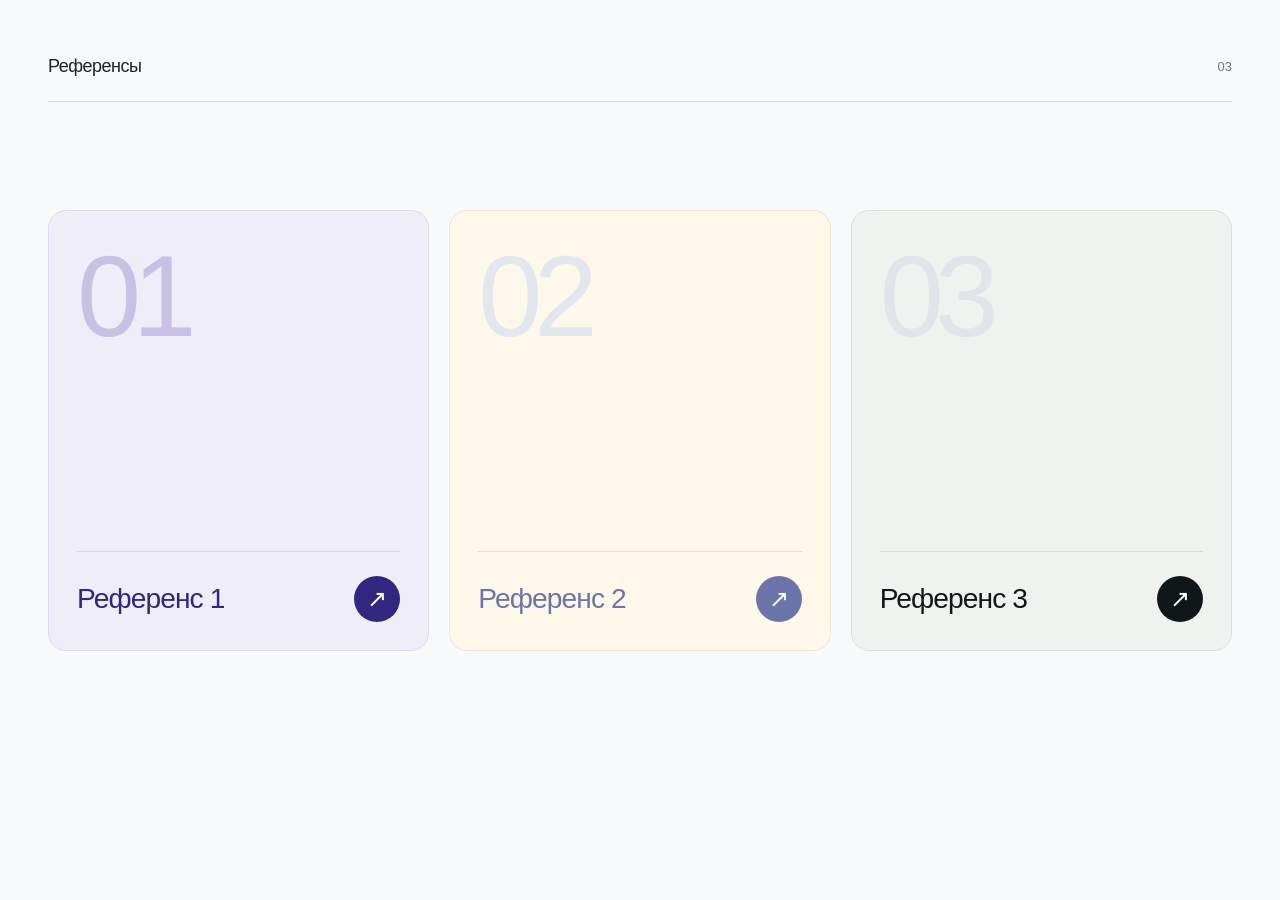
<file: index.html>
<!doctype html>
<html lang="ru">
<head>
  <meta charset="UTF-8">
  <meta name="viewport" content="width=device-width, initial-scale=1">
  <meta name="description" content="Три референса для будущего сайта.">
  <title>Референсы</title>
  <link rel="icon" type="image/svg+xml" href="data:image/svg+xml,%3Csvg xmlns='http://www.w3.org/2000/svg' viewBox='0 0 32 32'%3E%3Crect width='32' height='32' rx='8' fill='%231d1d1f'/%3E%3Cpath d='M8 10h4v12H8zm6 0h4v12h-4zm6 0h4v12h-4z' fill='%23fff'/%3E%3C/svg%3E">
  <link rel="stylesheet" href="style.css">
</head>
<body>
  <main>
    <header><h1>Референсы</h1><span class="count" aria-label="3 референса">03</span></header>
    <section class="grid" aria-label="Референсы для сайта">
      <a class="card card-ready" href="reference-1.html" aria-label="Открыть Референс 1 — Спутник"><span class="number" aria-hidden="true">01</span><div class="card-footer"><h2>Референс 1</h2><span class="open-icon" aria-hidden="true">↗</span></div></a>
      <a class="card card-ready card-second" href="reference-2.html" aria-label="Открыть Референс 2 — Спутник"><span class="number" aria-hidden="true">02</span><div class="card-footer"><h2>Референс 2</h2><span class="open-icon" aria-hidden="true">↗</span></div></a>
      <a class="card card-ready card-third" href="reference-3.html" aria-label="Открыть Референс 3 — Спутник"><span class="number" aria-hidden="true">03</span><div class="card-footer"><h2>Референс 3</h2><span class="open-icon" aria-hidden="true">↗</span></div></a>
    </section>
  </main>
</body>
</html>
</file>
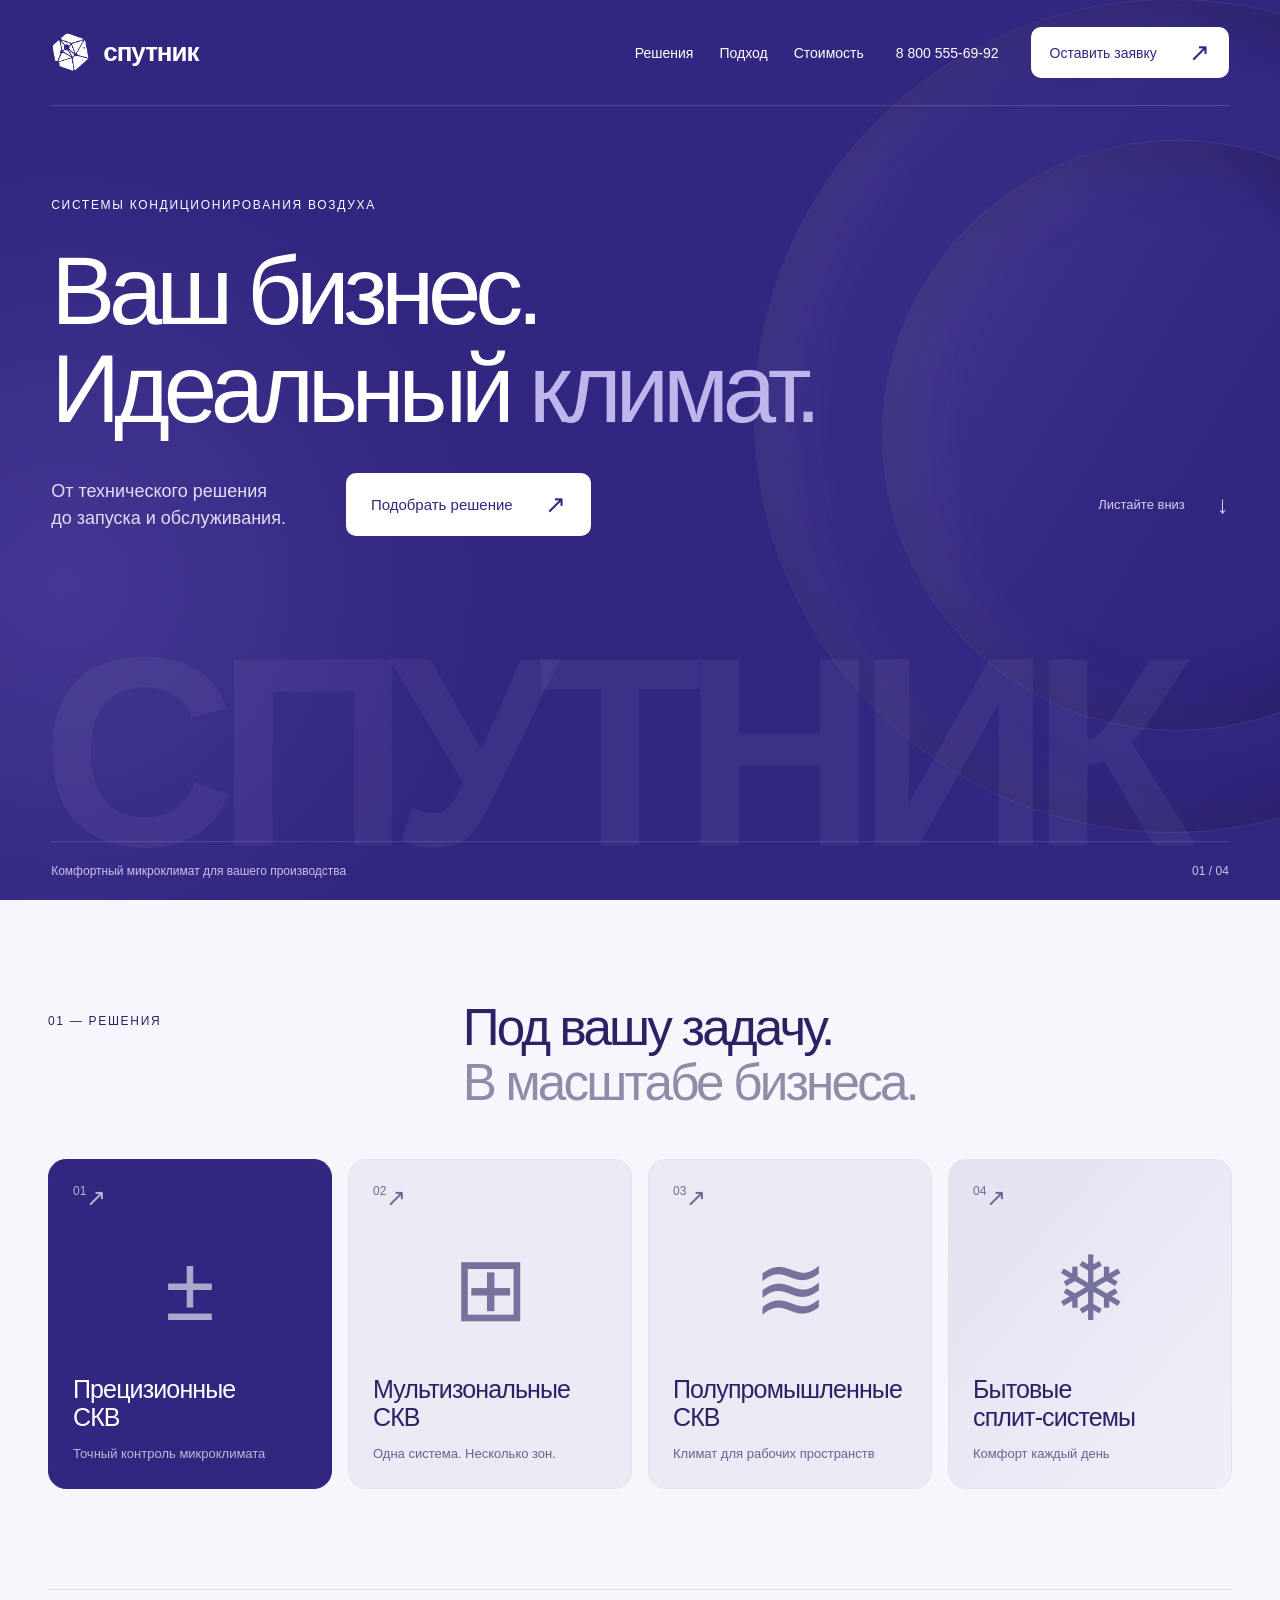
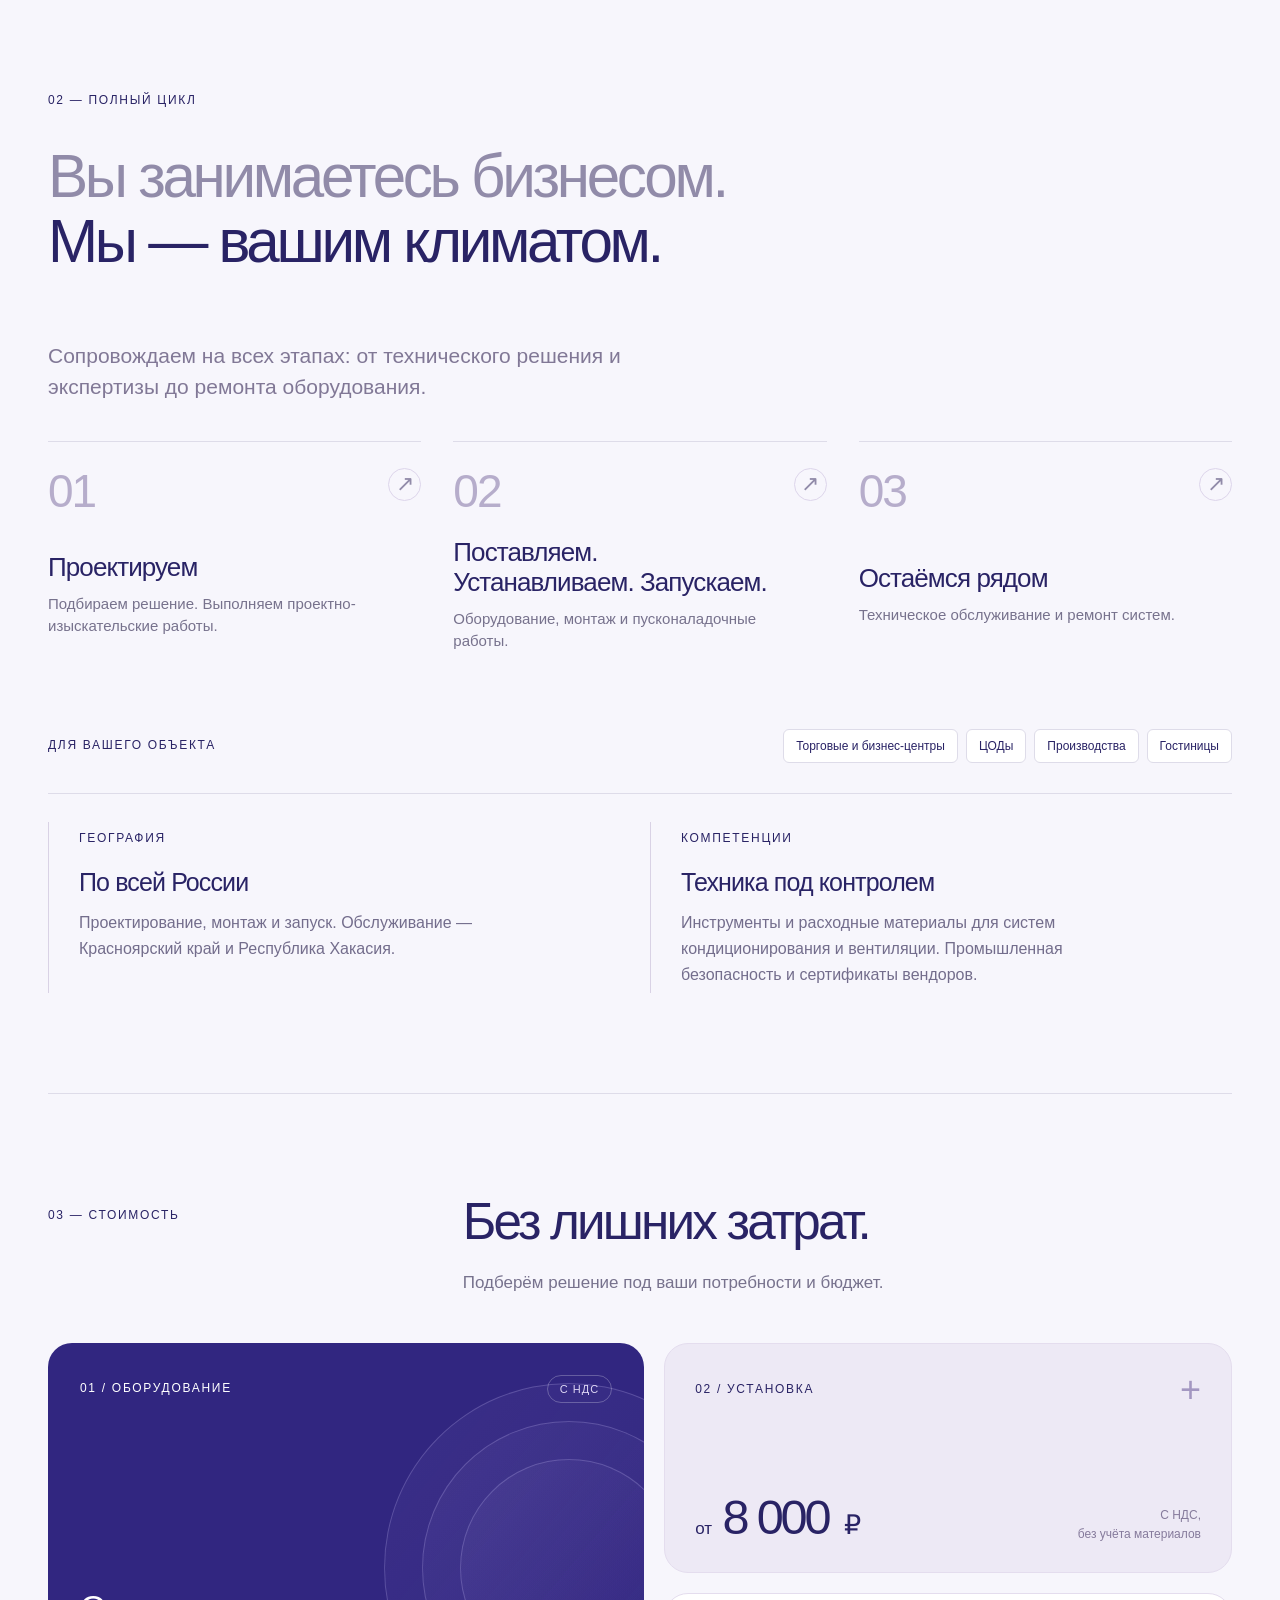
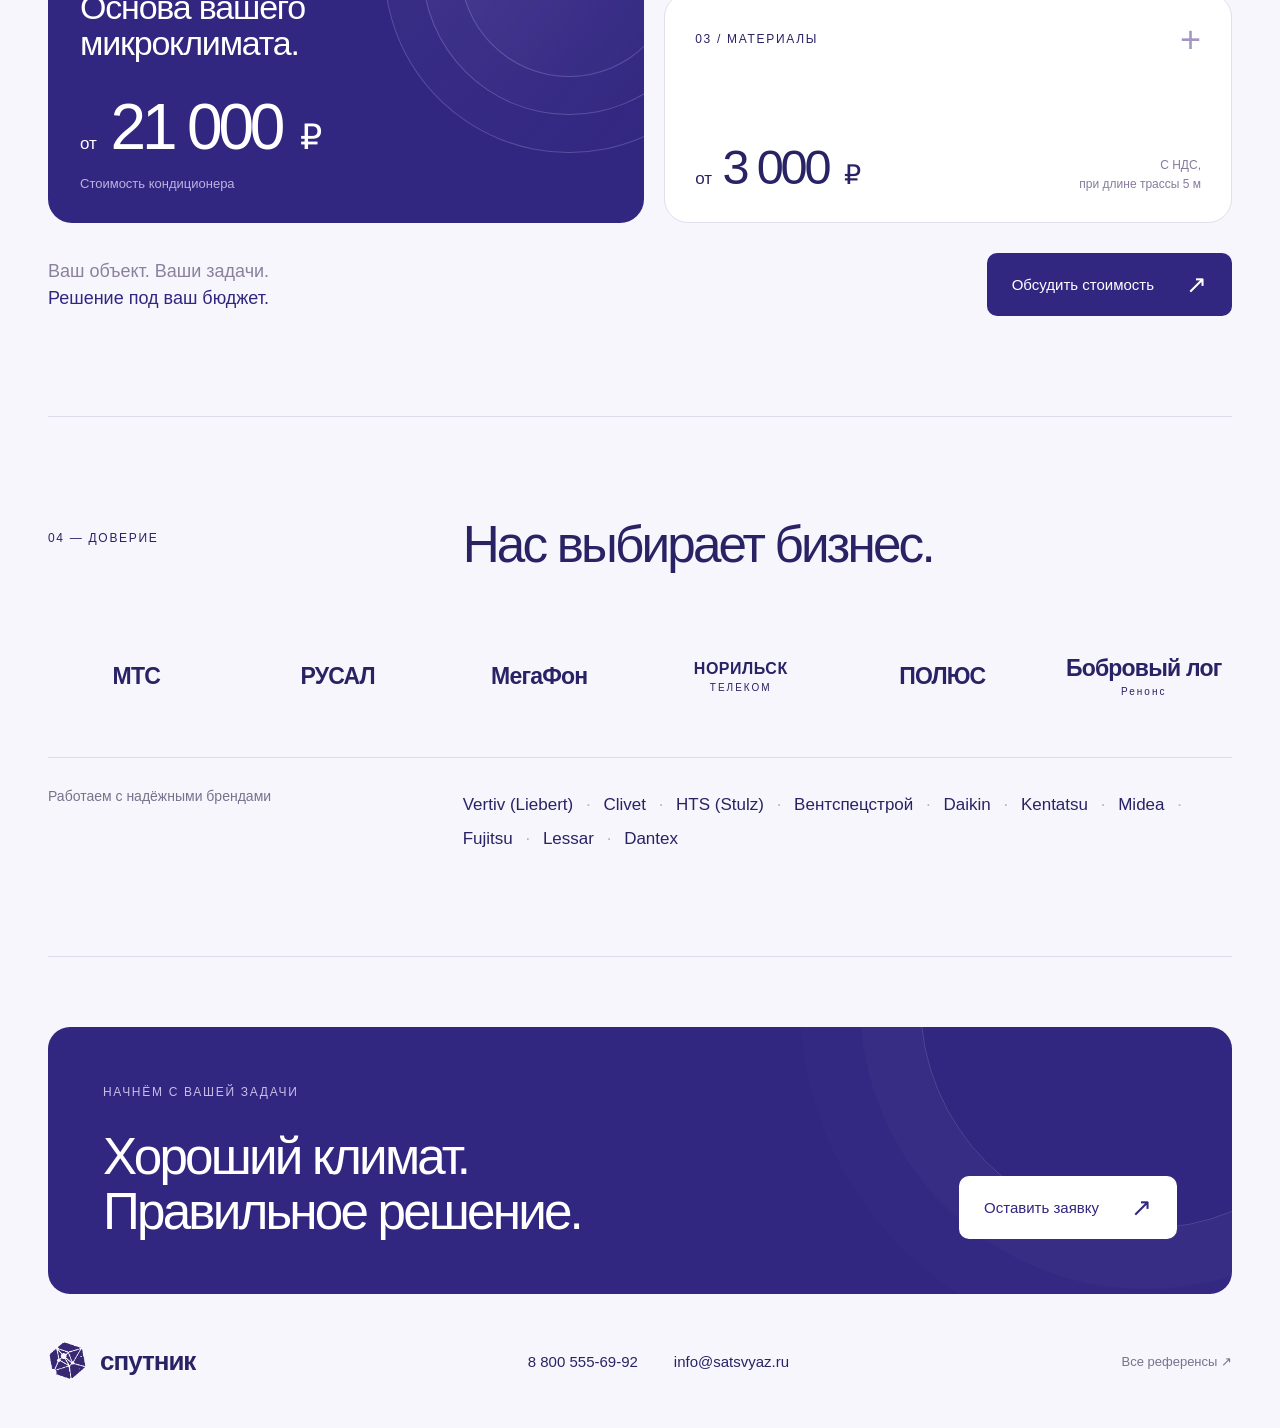
<file: reference-1.html>
<!doctype html>
<html lang="ru">
<head>
  <meta charset="utf-8">
  <meta name="viewport" content="width=device-width, initial-scale=1">
  <meta name="description" content="Спутник — системы кондиционирования для бизнеса. Подбор, проектирование, поставка, монтаж и обслуживание.">
  <title>Спутник — климат для вашего бизнеса</title>
  <link rel="stylesheet" href="reference-1.css">
  <script src="reference-1.js" defer></script>
</head>
<body>
  <div class="scroll-progress" aria-hidden="true"></div>
  <section class="hero" id="top">
    <div class="orb orb-one" aria-hidden="true"></div><div class="orb orb-two" aria-hidden="true"></div>
    <header class="header">
      <a class="logo" href="#top" aria-label="Спутник — начало"><img class="brand-mark" src="sputnik-logo.png" alt=""> <span>спутник</span></a>
      <nav aria-label="Основная навигация"><a href="#solutions">Решения</a><a href="#approach">Подход</a><a href="#prices">Стоимость</a></nav>
      <a class="header-phone" href="tel:88005556992">8 800 555-69-92</a>
      <button class="button button-light header-cta" data-inquiry>Оставить заявку <span>↗</span></button>
    </header>
    <div class="hero-content">
      <div class="eyebrow hero-enter">СИСТЕМЫ КОНДИЦИОНИРОВАНИЯ ВОЗДУХА</div>
      <h1 class="hero-enter"><span class="headline-line"><span>Ваш бизнес.</span></span><span class="headline-line"><span>Идеальный <em>климат.</em></span></span></h1>
      <div class="hero-bottom hero-enter"><p>От технического решения<br>до запуска и обслуживания.</p><button class="button button-light" data-inquiry>Подобрать решение <span>↗</span></button><a class="scroll-link" href="#solutions">Листайте вниз <span>↓</span></a></div>
    </div>
    <div class="hero-word" aria-hidden="true">СПУТНИК</div>
    <div class="hero-caption"><span>Комфортный микроклимат для вашего производства</span><span>01 / 04</span></div>
  </section>
  <main class="container">
    <section class="section solutions" id="solutions">
      <div class="section-heading reveal"><span class="eyebrow">01 — РЕШЕНИЯ</span><h2>Под вашу задачу.<br><span class="muted">В масштабе бизнеса.</span></h2></div>
      <div class="solutions-grid">
        <button class="solution solution-dark reveal" data-inquiry data-topic="Прецизионные СКВ"><span class="card-top">01 <span>↗</span></span><div class="system-symbol" aria-hidden="true">±</div><div><h3>Прецизионные<br>СКВ</h3><p>Точный контроль микроклимата</p></div></button>
        <button class="solution reveal" data-inquiry data-topic="Мультизональные СКВ"><span class="card-top">02 <span>↗</span></span><div class="system-symbol" aria-hidden="true">⊞</div><div><h3>Мультизональные<br>СКВ</h3><p>Одна система. Несколько зон.</p></div></button>
        <button class="solution reveal" data-inquiry data-topic="Полупромышленные СКВ"><span class="card-top">03 <span>↗</span></span><div class="system-symbol" aria-hidden="true">≋</div><div><h3>Полупромышленные<br>СКВ</h3><p>Климат для рабочих пространств</p></div></button>
        <button class="solution solution-soft reveal" data-inquiry data-topic="Бытовые сплит-системы"><span class="card-top">04 <span>↗</span></span><div class="system-symbol" aria-hidden="true">❄</div><div><h3>Бытовые<br>сплит-системы</h3><p>Комфорт каждый день</p></div></button>
      </div>
    </section>
    <section class="section approach" id="approach">
      <span class="eyebrow reveal">02 — ПОЛНЫЙ ЦИКЛ</span>
      <h2 class="statement reveal"><span class="muted">Вы занимаетесь бизнесом.</span><br>Мы — вашим климатом.</h2>
      <div class="cycle-layout">
        <div class="cycle-details">
          <p class="cycle-description reveal">Сопровождаем на всех этапах: от технического решения и экспертизы до ремонта оборудования.</p>
          <div class="steps">
            <article class="step reveal"><span class="step-index">01</span><div><h3>Проектируем</h3><p>Подбираем решение. Выполняем проектно-изыскательские работы.</p></div><span class="step-arrow" aria-hidden="true">↗</span></article>
            <article class="step reveal"><span class="step-index">02</span><div><h3>Поставляем.<br>Устанавливаем. Запускаем.</h3><p>Оборудование, монтаж и пусконаладочные работы.</p></div><span class="step-arrow" aria-hidden="true">↗</span></article>
            <article class="step reveal"><span class="step-index">03</span><div><h3>Остаёмся рядом</h3><p>Техническое обслуживание и ремонт систем.</p></div><span class="step-arrow" aria-hidden="true">↗</span></article>
          </div>
        </div>
      </div>
      <div class="object-types reveal"><span class="eyebrow">ДЛЯ ВАШЕГО ОБЪЕКТА</span><div class="tags"><span>Торговые и бизнес-центры</span><span>ЦОДы</span><span>Производства</span><span>Гостиницы</span></div></div>
      <div class="facts-grid"><article class="fact reveal"><span class="eyebrow">ГЕОГРАФИЯ</span><h3>По всей России</h3><p>Проектирование, монтаж и запуск. Обслуживание — Красноярский край и Республика Хакасия.</p></article><article class="fact reveal"><span class="eyebrow">КОМПЕТЕНЦИИ</span><h3>Техника под контролем</h3><p>Инструменты и расходные материалы для систем кондиционирования и вентиляции. Промышленная безопасность и сертификаты вендоров.</p></article></div>
    </section>
    <section class="section prices" id="prices">
      <div class="section-heading reveal"><span class="eyebrow">03 — СТОИМОСТЬ</span><div><h2>Без лишних затрат.</h2><p class="section-description">Подберём решение под ваши потребности и бюджет.</p></div></div>
      <div class="pricing-composition">
        <article class="equipment-price reveal">
          <div class="price-top"><span class="eyebrow">01 / ОБОРУДОВАНИЕ</span><span class="price-badge">С НДС</span></div>
          <div class="price-orbits" aria-hidden="true"><span></span><span></span><span></span></div>
          <div class="equipment-bottom"><h3>Основа вашего<br>микроклимата.</h3><div class="price-amount"><small>от</small> 21 000 <span>₽</span></div><p>Стоимость кондиционера</p></div>
        </article>
        <div class="price-components">
          <article class="component-price reveal"><div class="price-top"><span class="eyebrow">02 / УСТАНОВКА</span><span class="component-sign" aria-hidden="true">+</span></div><div class="component-bottom"><div class="price-amount"><small>от</small> 8 000 <span>₽</span></div><p>С НДС,<br>без учёта материалов</p></div></article>
          <article class="component-price reveal"><div class="price-top"><span class="eyebrow">03 / МАТЕРИАЛЫ</span><span class="component-sign" aria-hidden="true">+</span></div><div class="component-bottom"><div class="price-amount"><small>от</small> 3 000 <span>₽</span></div><p>С НДС,<br>при длине трассы 5 м</p></div></article>
        </div>
      </div>
      <div class="pricing-bottom reveal"><p>Ваш объект. Ваши задачи.<br><strong>Решение под ваш бюджет.</strong></p><button class="button button-purple" data-inquiry data-topic="Подбор решения и расчёт стоимости">Обсудить стоимость <span>↗</span></button></div>
    </section>
    <section class="section trust">
      <div class="section-heading reveal"><span class="eyebrow">04 — ДОВЕРИЕ</span><h2>Нас выбирает бизнес.</h2></div>
      <div class="clients reveal" aria-label="Наши клиенты"><span>МТС</span><span>РУСАЛ</span><span>МегаФон</span><span>НОРИЛЬСК<small>ТЕЛЕКОМ</small></span><span>ПОЛЮС</span><span>Бобровый лог<small>Ренонс</small></span></div>
      <div class="brands reveal"><p>Работаем с надёжными брендами</p><div>Vertiv (Liebert) <i>·</i> Clivet <i>·</i> HTS (Stulz) <i>·</i> Вентспецстрой <i>·</i> Daikin <i>·</i> Kentatsu <i>·</i> Midea <i>·</i> Fujitsu <i>·</i> Lessar <i>·</i> Dantex</div></div>
    </section>
    <section class="contact reveal"><div><span class="eyebrow">НАЧНЁМ С ВАШЕЙ ЗАДАЧИ</span><h2>Хороший климат.<br>Правильное решение.</h2></div><button class="button button-light" data-inquiry>Оставить заявку <span>↗</span></button></section>
    <footer><a class="logo" href="#top"><img class="brand-mark" src="sputnik-logo.png" alt=""> <span>спутник</span></a><div><a href="tel:88005556992">8 800 555-69-92</a><a href="mailto:info@satsvyaz.ru">info@satsvyaz.ru</a></div><a class="back" href="index.html">Все референсы ↗</a></footer>
  </main>
  <dialog id="inquiry" aria-labelledby="form-title">
    <button class="close-modal" aria-label="Закрыть форму">×</button>
    <span class="eyebrow">СПУТНИК / ОБРАТНАЯ СВЯЗЬ</span><h2 id="form-title">Обсудим<br>вашу задачу.</h2>
    <p class="form-intro">Оставьте контакты и расскажите, какое решение вам нужно.</p>
    <form id="inquiry-form">
      <label>Ваше имя<input name="name" autocomplete="name" required maxlength="80" placeholder="Как к вам обращаться"></label>
      <label>Телефон<input name="phone" type="tel" autocomplete="tel" required pattern="[+0-9()\s\-]{10,25}" maxlength="25" placeholder="+7 (___) ___-__-__" title="Введите телефон: от 10 до 25 символов, цифры, пробелы, +, скобки или дефис"></label>
      <label>Задача<textarea name="message" rows="2" maxlength="2000" placeholder="Тип объекта, площадь, пожелания"></textarea></label>
      <button class="button button-purple" type="submit">Подготовить заявку <span>↗</span></button>
      <p class="form-note">Откроется почтовая программа с заявкой на info@satsvyaz.ru. Отправьте письмо, чтобы передать её нам.</p>
      <p id="form-status" role="status"></p>
    </form>
  </dialog>
</body>
</html>
</file>
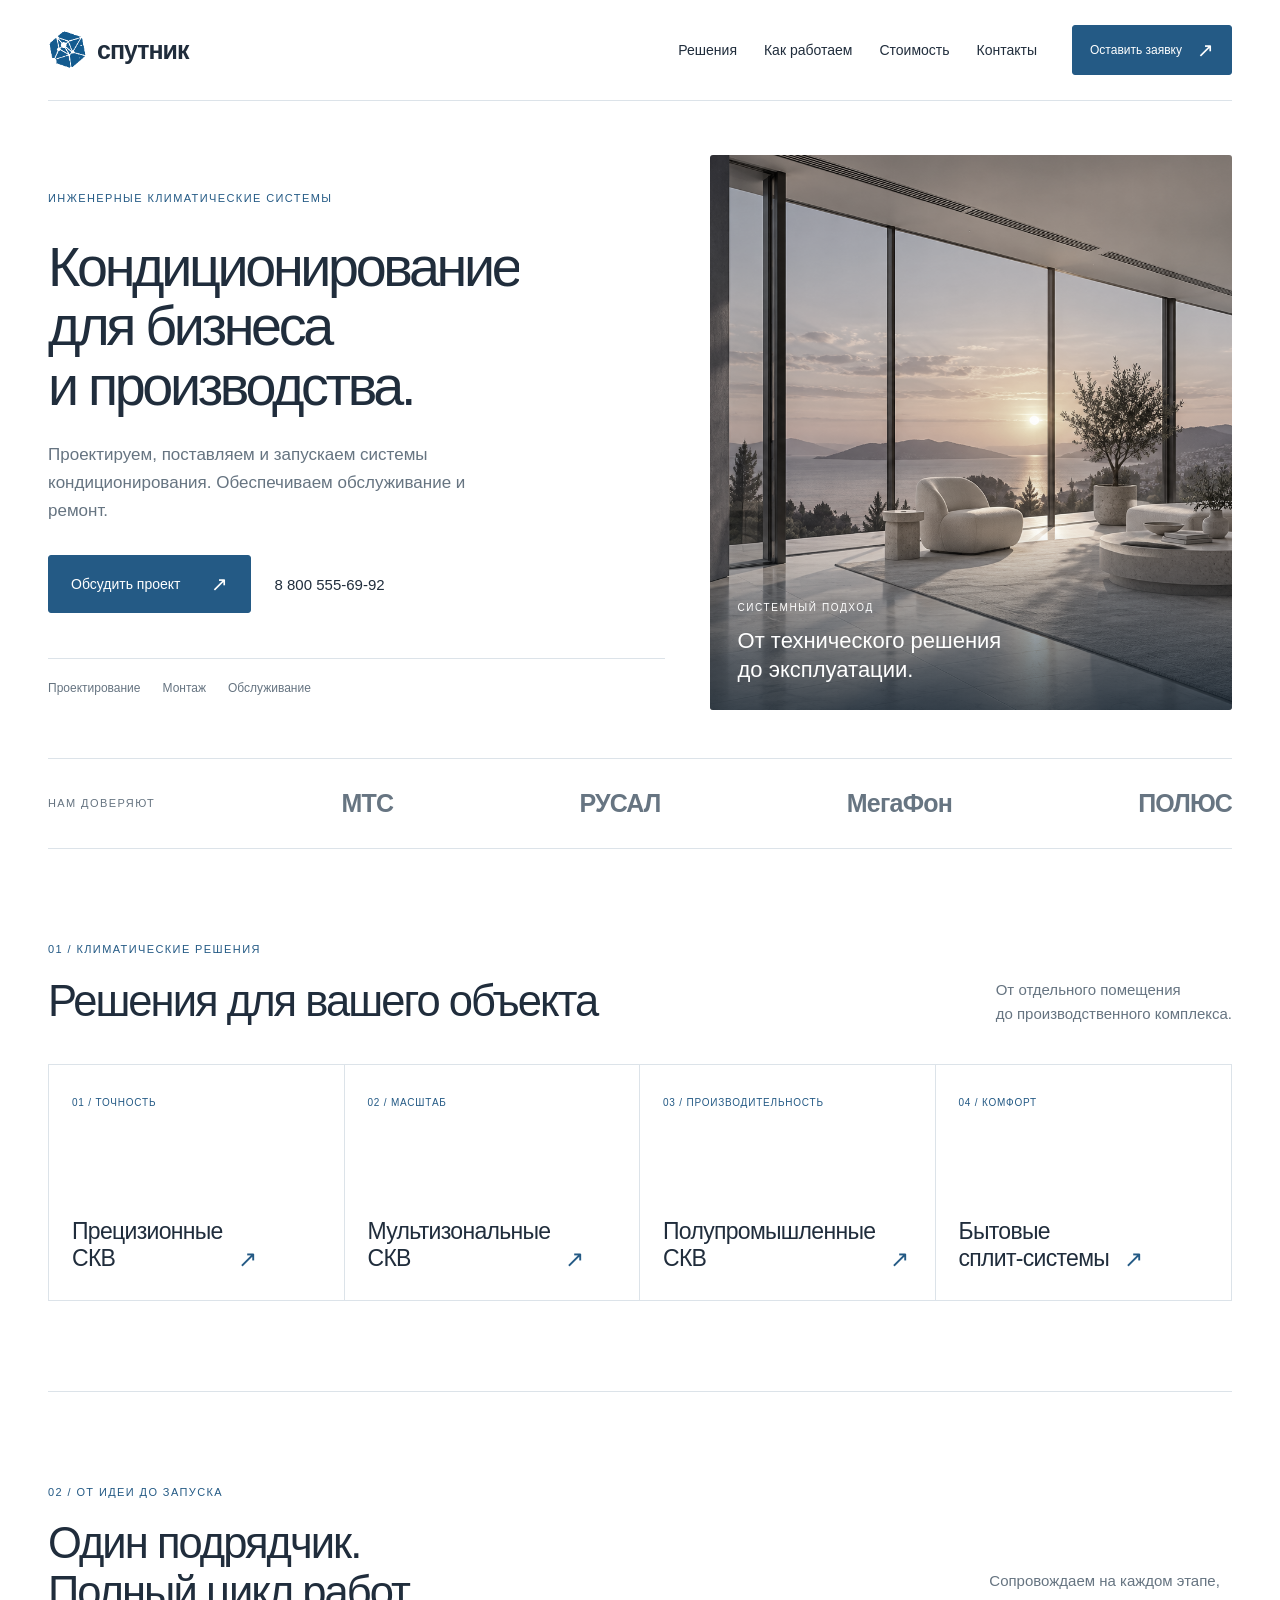
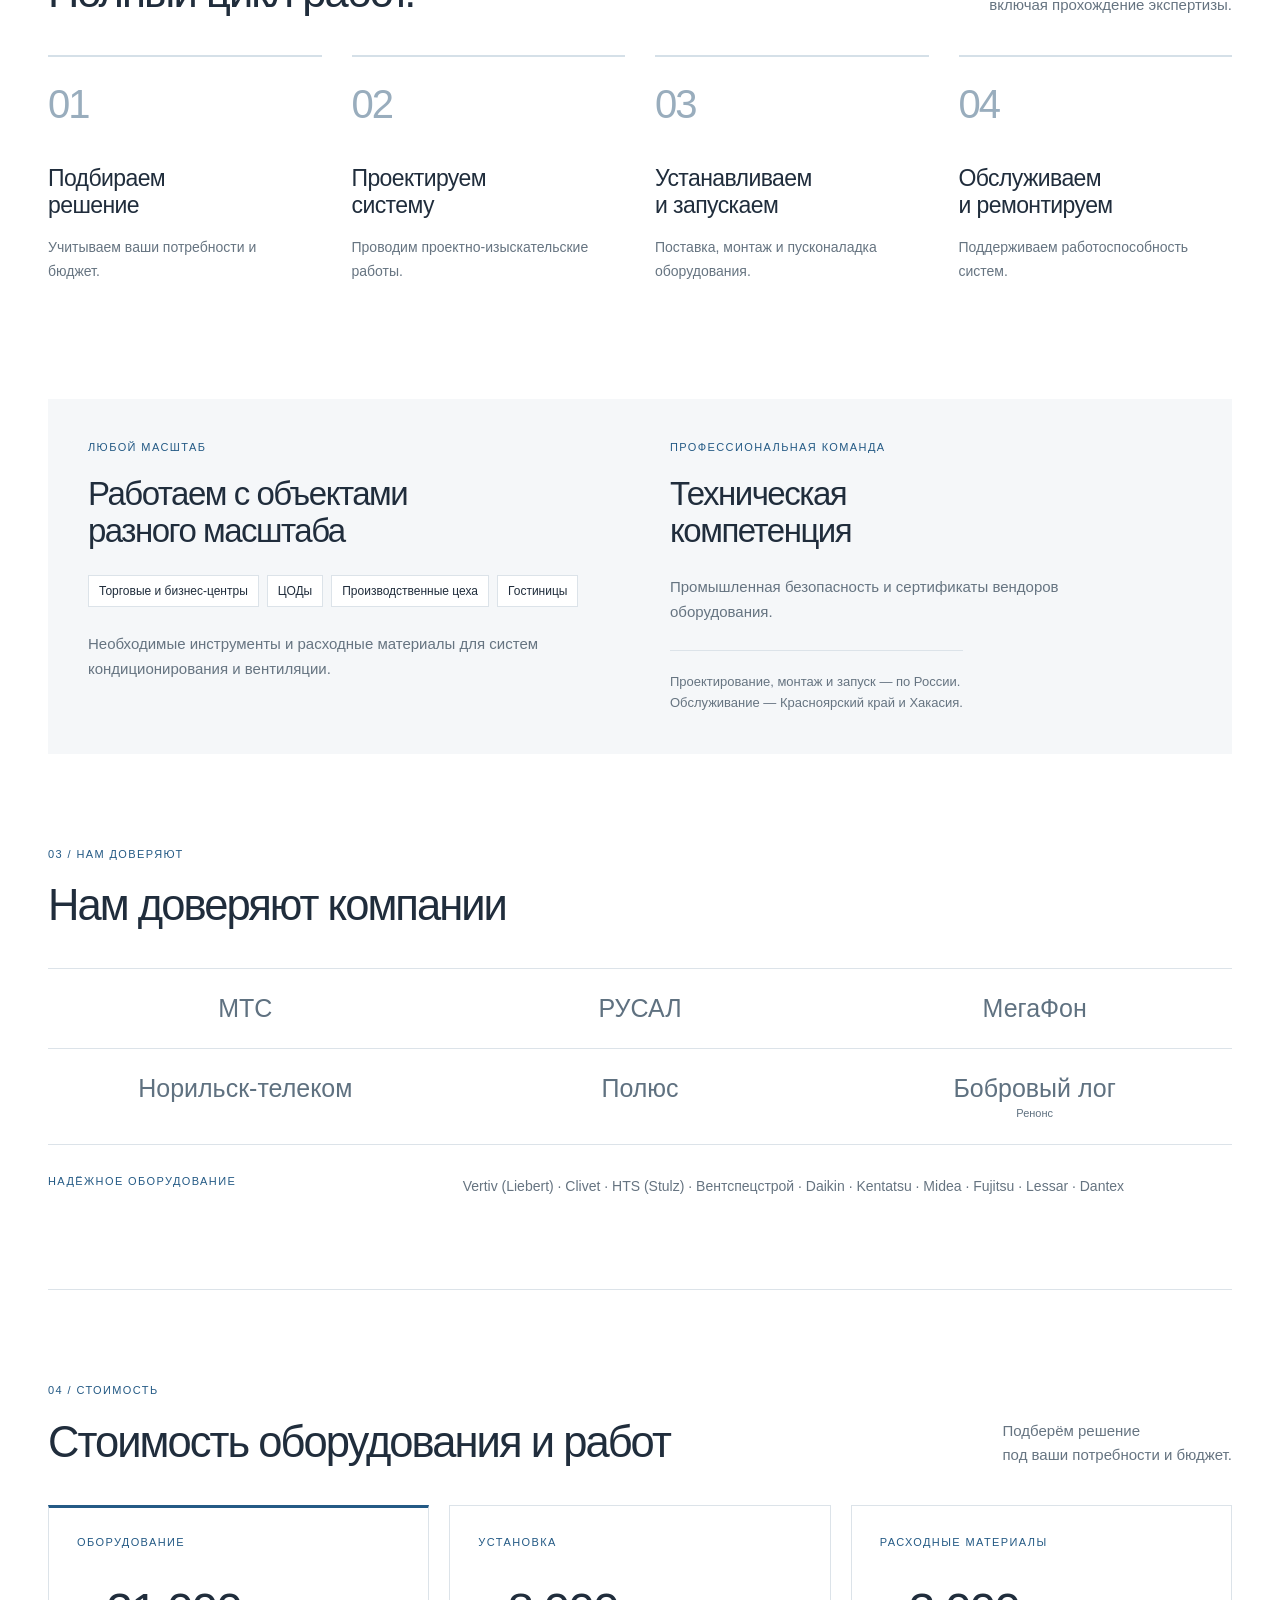
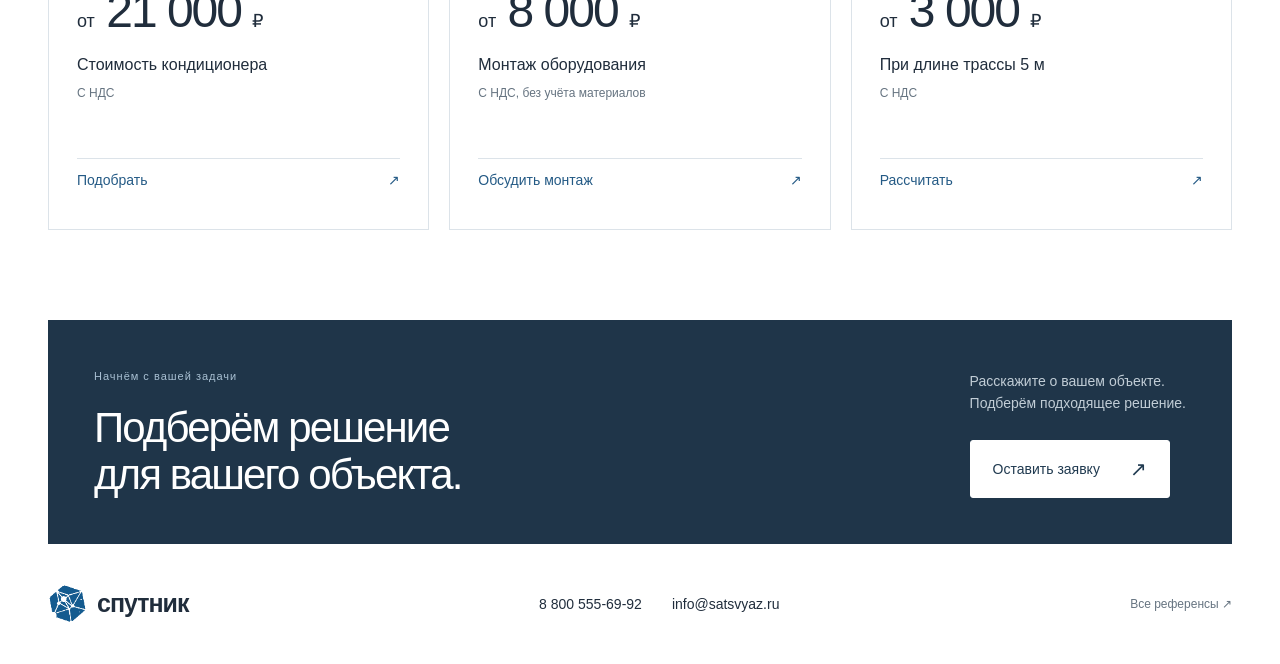
<file: reference-2.html>
<!doctype html>
<html lang="ru">
<head><meta charset="utf-8"><meta name="viewport" content="width=device-width,initial-scale=1"><title>Спутник — кондиционирование для бизнеса</title><meta name="description" content="Системы кондиционирования для вашего бизнеса. Проектирование, поставка, монтаж и обслуживание — Спутник."><link rel="stylesheet" href="reference-2.css"><script src="reference-2.js" defer></script></head>
<body>
<div class="reading-progress" aria-hidden="true"></div>
<div class="page-shell">
  <header class="header"><a class="brand" href="#top"><img src="sputnik-logo.png" alt=""><span>спутник</span></a><nav aria-label="Навигация"><a href="#solutions">Решения</a><a href="#process">Как работаем</a><a href="#prices">Стоимость</a><a href="#contacts">Контакты</a></nav><button class="action compact" data-inquiry><span class="action-icon" aria-hidden="true">↗</span><span>Оставить заявку</span></button></header>
  <main>
    <section class="hero" id="top">
      <div class="hero-main"><span class="tiny intro">ИНЖЕНЕРНЫЕ КЛИМАТИЧЕСКИЕ СИСТЕМЫ</span><h1><span class="title-line"><span>Кондиционирование</span></span><span class="title-line"><span>для бизнеса</span></span><span class="title-line"><span>и производства.</span></span></h1><p class="intro">Проектируем, поставляем и запускаем системы кондиционирования. Обеспечиваем обслуживание и ремонт.</p><div class="hero-actions intro"><button class="action" data-inquiry><span>Обсудить проект</span><span class="action-icon" aria-hidden="true">↗</span></button><a href="tel:88005556992">8 800 555-69-92</a></div><div class="hero-scope"><span>Проектирование</span><span>Монтаж</span><span>Обслуживание</span></div></div>
      <div class="hero-visual"><img class="hero-image" src="reference-2-hero.png" alt="Интерьер с интегрированной системой кондиционирования" fetchpriority="high"><div class="image-caption"><span>СИСТЕМНЫЙ ПОДХОД</span><p>От технического решения<br>до эксплуатации.</p></div></div>
    </section>
    <div class="intro-strip reveal"><span class="tiny">НАМ ДОВЕРЯЮТ</span><strong>МТС</strong><strong>РУСАЛ</strong><strong>МегаФон</strong><strong>ПОЛЮС</strong></div>
    <section class="section" id="solutions"><div class="section-title reveal"><div><span class="tiny">01 / КЛИМАТИЧЕСКИЕ РЕШЕНИЯ</span><h2>Решения для вашего объекта</h2></div><p>От отдельного помещения<br>до производственного комплекса.</p></div>
      <div class="solution-grid">
        <button class="solution reveal" data-inquiry data-topic="Прецизионные СКВ"><div class="solution-top"><span class="tiny">01 / ТОЧНОСТЬ</span></div><div class="solution-bottom"><h3>Прецизионные<br>СКВ</h3><span class="round-arrow">↗</span></div></button>
        <button class="solution reveal" data-inquiry data-topic="Мультизональные СКВ"><div class="solution-top"><span class="tiny">02 / МАСШТАБ</span></div><div class="solution-bottom"><h3>Мультизональные<br>СКВ</h3><span class="round-arrow">↗</span></div></button>
        <button class="solution reveal" data-inquiry data-topic="Полупромышленные СКВ"><div class="solution-top"><span class="tiny">03 / ПРОИЗВОДИТЕЛЬНОСТЬ</span></div><div class="solution-bottom"><h3>Полупромышленные<br>СКВ</h3><span class="round-arrow">↗</span></div></button>
        <button class="solution reveal" data-inquiry data-topic="Бытовые сплит-системы"><div class="solution-top"><span class="tiny">04 / КОМФОРТ</span></div><div class="solution-bottom"><h3>Бытовые<br>сплит-системы</h3><span class="round-arrow">↗</span></div></button>
      </div>
    </section>
    <section class="section process" id="process"><div class="section-title reveal"><div><span class="tiny">02 / ОТ ИДЕИ ДО ЗАПУСКА</span><h2>Один подрядчик.<br>Полный цикл работ.</h2></div><p>Сопровождаем на каждом этапе,<br>включая прохождение экспертизы.</p></div><div class="process-grid">
      <article class="process-card reveal"><span class="step-number">01</span><div><h3>Подбираем<br>решение</h3><p>Учитываем ваши потребности и бюджет.</p></div></article>
      <article class="process-card reveal"><span class="step-number">02</span><div><h3>Проектируем<br>систему</h3><p>Проводим проектно-изыскательские работы.</p></div></article>
      <article class="process-card reveal"><span class="step-number">03</span><div><h3>Устанавливаем<br>и запускаем</h3><p>Поставка, монтаж и пусконаладка оборудования.</p></div></article>
      <article class="process-card reveal"><span class="step-number">04</span><div><h3>Обслуживаем<br>и ремонтируем</h3><p>Поддерживаем работоспособность систем.</p></div></article>
    </div></section>
    <section class="care-section"><article class="care-card reveal"><span class="tiny">ЛЮБОЙ МАСШТАБ</span><h2>Работаем с объектами<br>разного масштаба</h2><div class="tags"><span>Торговые и бизнес-центры</span><span>ЦОДы</span><span>Производственные цеха</span><span>Гостиницы</span></div><p>Необходимые инструменты и расходные материалы для систем кондиционирования и вентиляции.</p></article><article class="care-card reveal"><span class="tiny">ПРОФЕССИОНАЛЬНАЯ КОМАНДА</span><h2>Техническая<br>компетенция</h2><p>Промышленная безопасность и сертификаты вендоров оборудования.</p><div class="care-foot"><span>Проектирование, монтаж и запуск — по России.<br>Обслуживание — Красноярский край и Хакасия.</span><span aria-hidden="true">↗</span></div></article></section>
    <section class="section trust"><div class="section-title reveal"><div><span class="tiny">03 / НАМ ДОВЕРЯЮТ</span><h2>Нам доверяют компании</h2></div></div><div class="client-grid reveal"><span>МТС</span><span>РУСАЛ</span><span>МегаФон</span><span>Норильск-телеком</span><span>Полюс</span><span>Бобровый лог<small>Ренонс</small></span></div><div class="brands reveal"><span class="tiny">НАДЁЖНОЕ ОБОРУДОВАНИЕ</span><p>Vertiv (Liebert) · Clivet · HTS (Stulz) · Вентспецстрой · Daikin · Kentatsu · Midea · Fujitsu · Lessar · Dantex</p></div></section>
    <section class="section" id="prices"><div class="section-title reveal"><div><span class="tiny">04 / СТОИМОСТЬ</span><h2>Стоимость оборудования и работ</h2></div><p>Подберём решение<br>под ваши потребности и бюджет.</p></div><div class="price-grid">
      <article class="price-card reveal"><span class="tiny">ОБОРУДОВАНИЕ</span><h3><small>от</small> 21 000 <small>₽</small></h3><p>Стоимость кондиционера</p><span class="price-detail">С НДС</span><button data-inquiry data-topic="Подбор кондиционера" class="price-button">Подобрать <span>↗</span></button></article>
      <article class="price-card reveal"><span class="tiny">УСТАНОВКА</span><h3><small>от</small> 8 000 <small>₽</small></h3><p>Монтаж оборудования</p><span class="price-detail">С НДС, без учёта материалов</span><button data-inquiry data-topic="Установка кондиционера" class="price-button">Обсудить монтаж <span>↗</span></button></article>
      <article class="price-card reveal"><span class="tiny">РАСХОДНЫЕ МАТЕРИАЛЫ</span><h3><small>от</small> 3 000 <small>₽</small></h3><p>При длине трассы 5 м</p><span class="price-detail">С НДС</span><button data-inquiry data-topic="Расчёт стоимости материалов" class="price-button">Рассчитать <span>↗</span></button></article>
    </div></section>
    <section class="contact-banner reveal" id="contacts"><div><span class="pill small">Начнём с вашей задачи</span><h2>Подберём решение<br>для вашего объекта.</h2></div><div><p>Расскажите о вашем объекте.<br>Подберём подходящее решение.</p><button class="action" data-inquiry><span class="action-icon" aria-hidden="true">↗</span><span>Оставить заявку</span></button></div></section>
  </main>
  <footer><a href="#top" class="brand"><img src="sputnik-logo.png" alt=""><span>спутник</span></a><div><a href="tel:88005556992">8 800 555-69-92</a><a href="mailto:info@satsvyaz.ru">info@satsvyaz.ru</a></div><a href="index.html" class="back">Все референсы ↗</a></footer>
</div>
<dialog aria-labelledby="form-title" id="inquiry"><button class="close-modal" aria-label="Закрыть">×</button><span class="tiny">ЗАЯВКА НА КОНСУЛЬТАЦИЮ</span><h2 id="form-title">Обсудить проект</h2><form id="inquiry-form"><label>Ваше имя<input name="name" autocomplete="name" required maxlength="80" placeholder="Как к вам обращаться"></label><label>Телефон<input name="phone" type="tel" autocomplete="tel" required pattern="[+0-9()\s\-]{10,25}" maxlength="25" placeholder="+7 (___) ___-__-__" title="Введите телефон от 10 до 25 символов"></label><label>Ваша задача<textarea name="message" rows="3" maxlength="2000" placeholder="Объект, площадь, пожелания"></textarea></label><button class="action" type="submit"><span class="action-icon" aria-hidden="true">↗</span><span>Подготовить заявку</span></button><p class="form-note">Откроется почтовая программа с письмом на info@satsvyaz.ru. Отправьте его, чтобы передать заявку.</p><p id="form-status" role="status"></p></form></dialog>
</body></html>
</file>
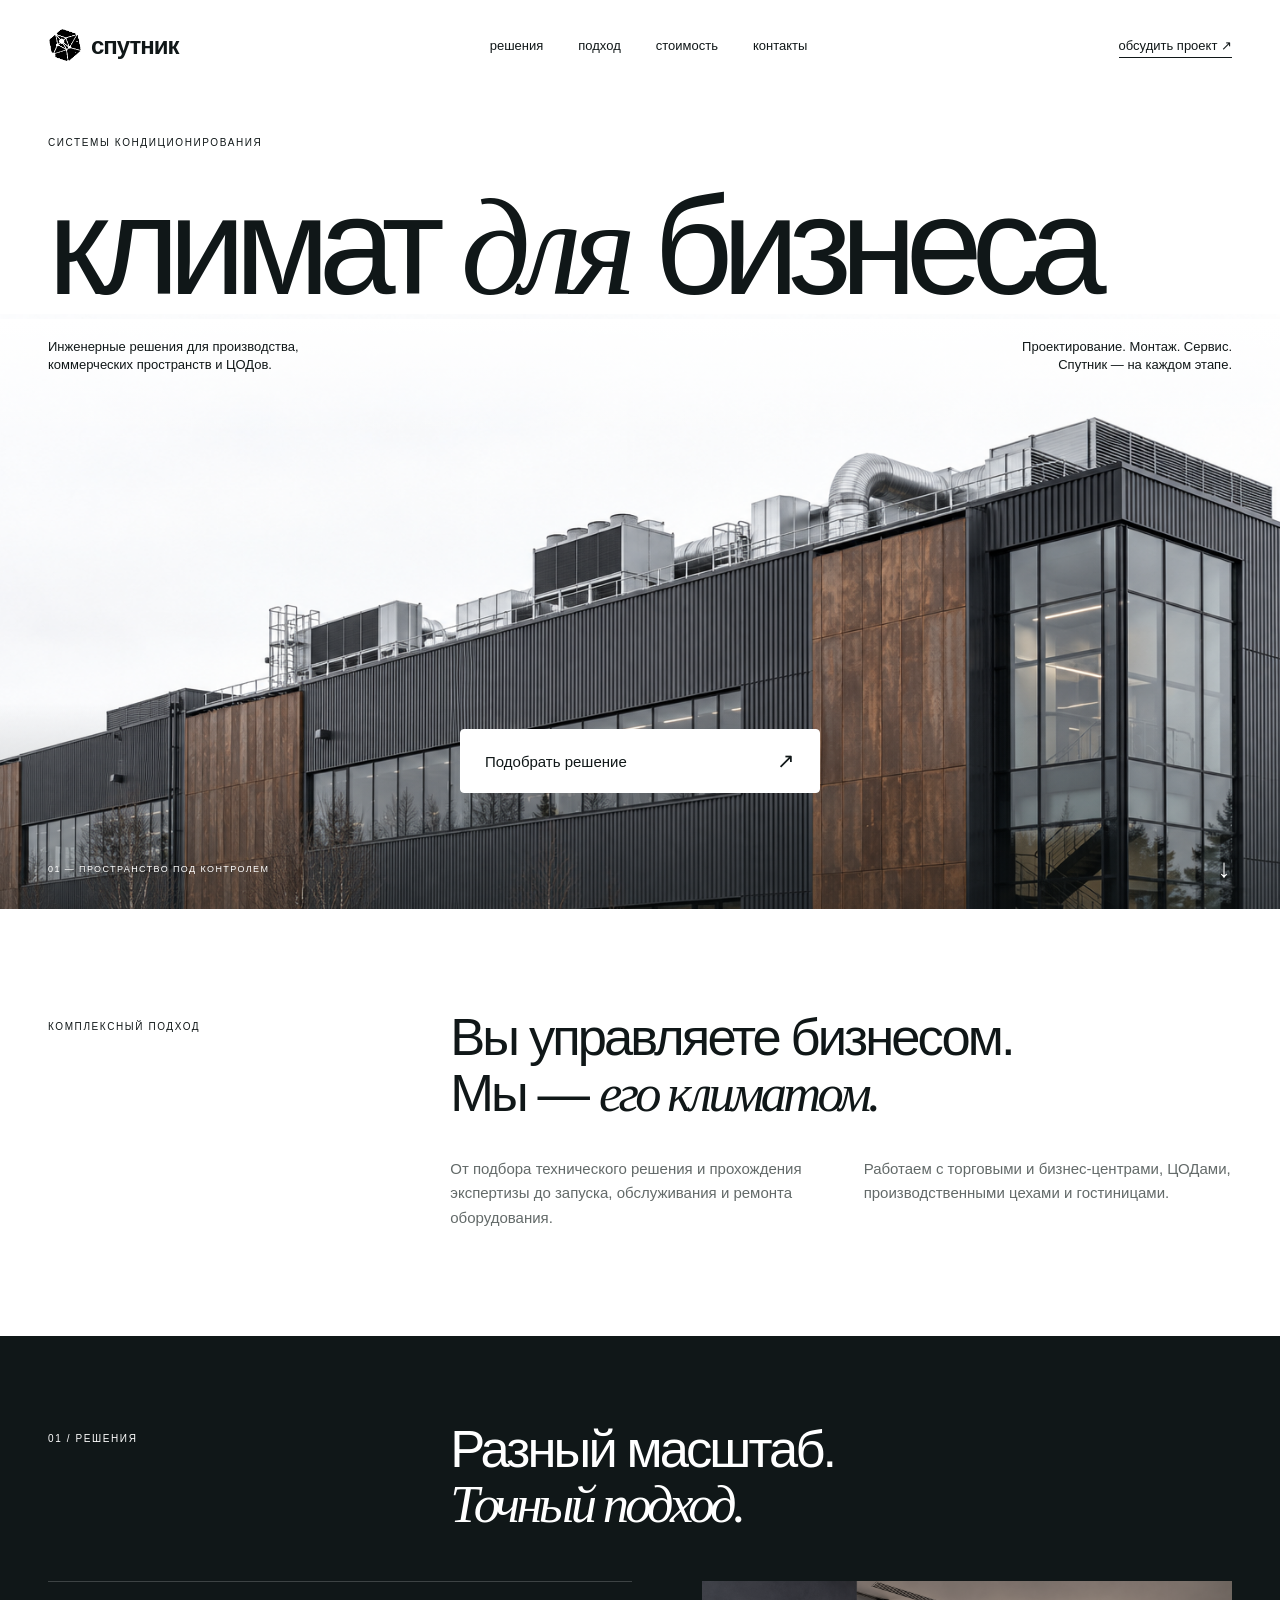
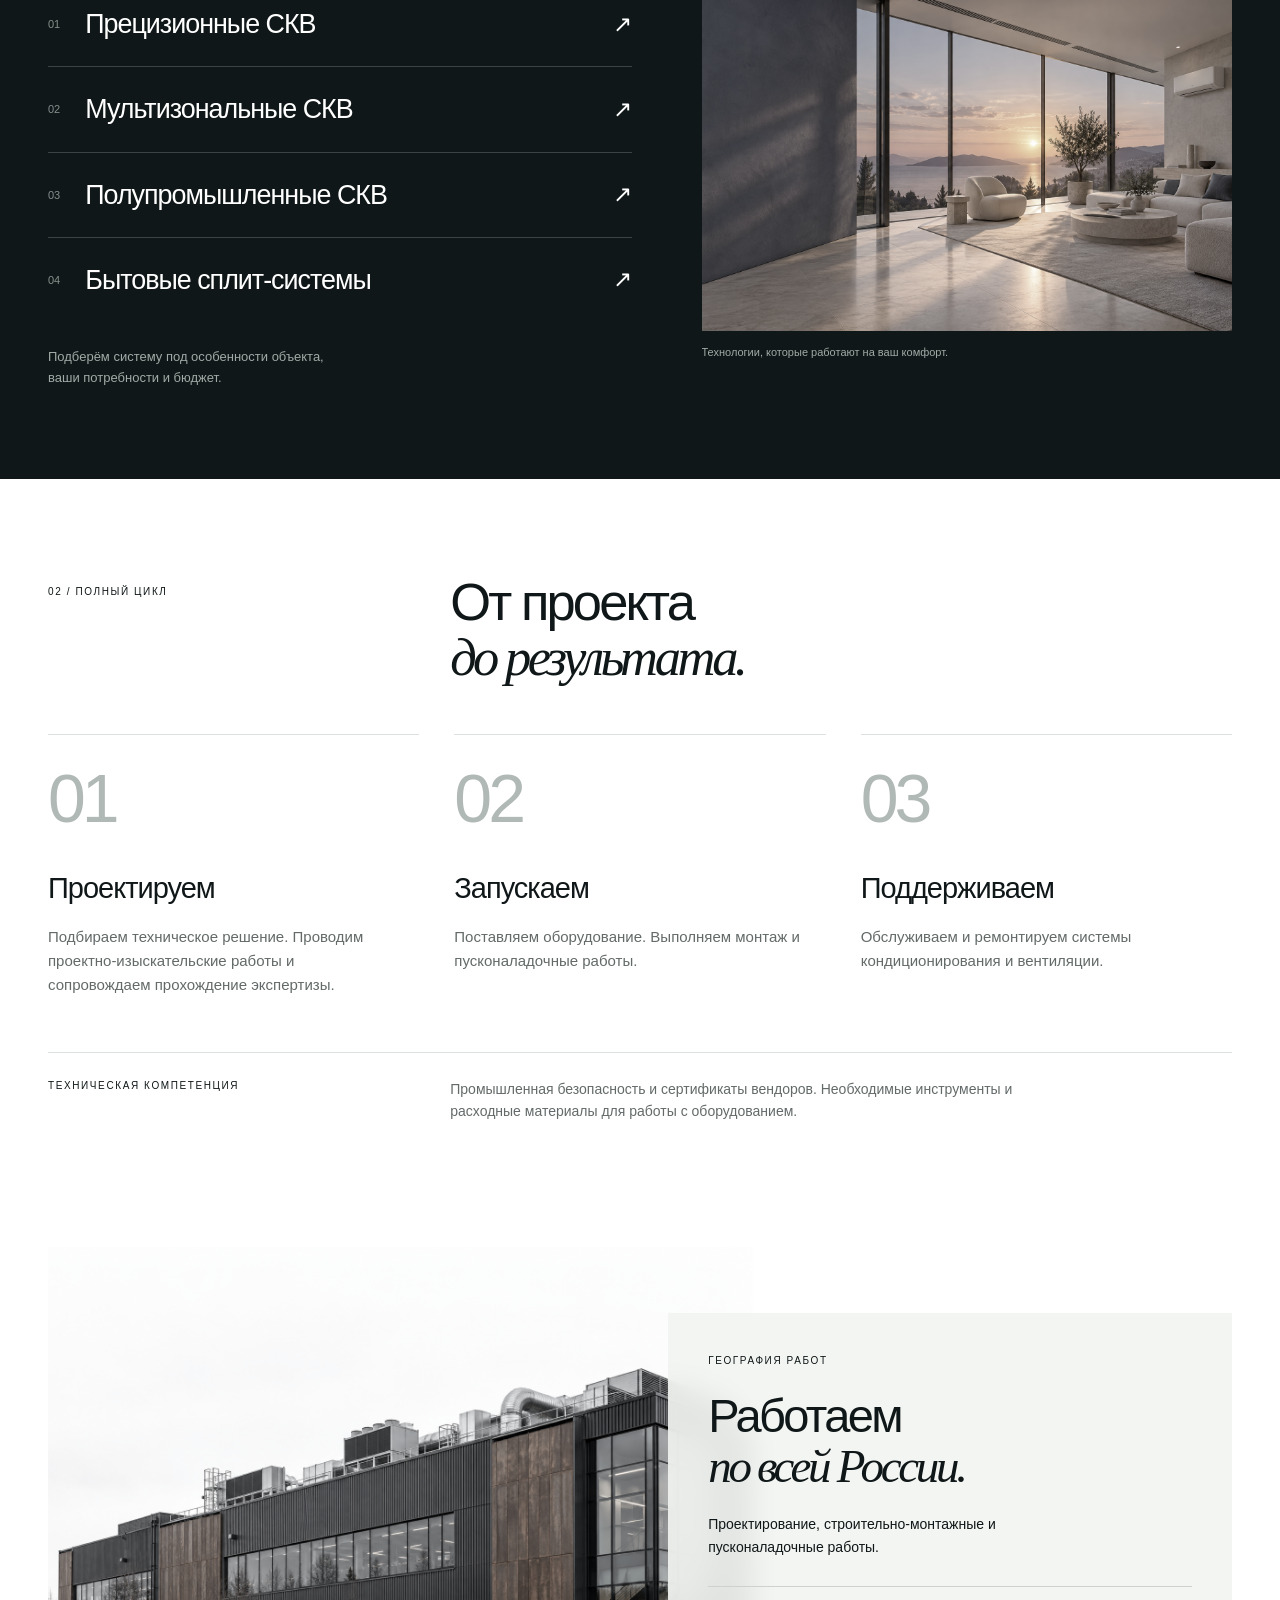
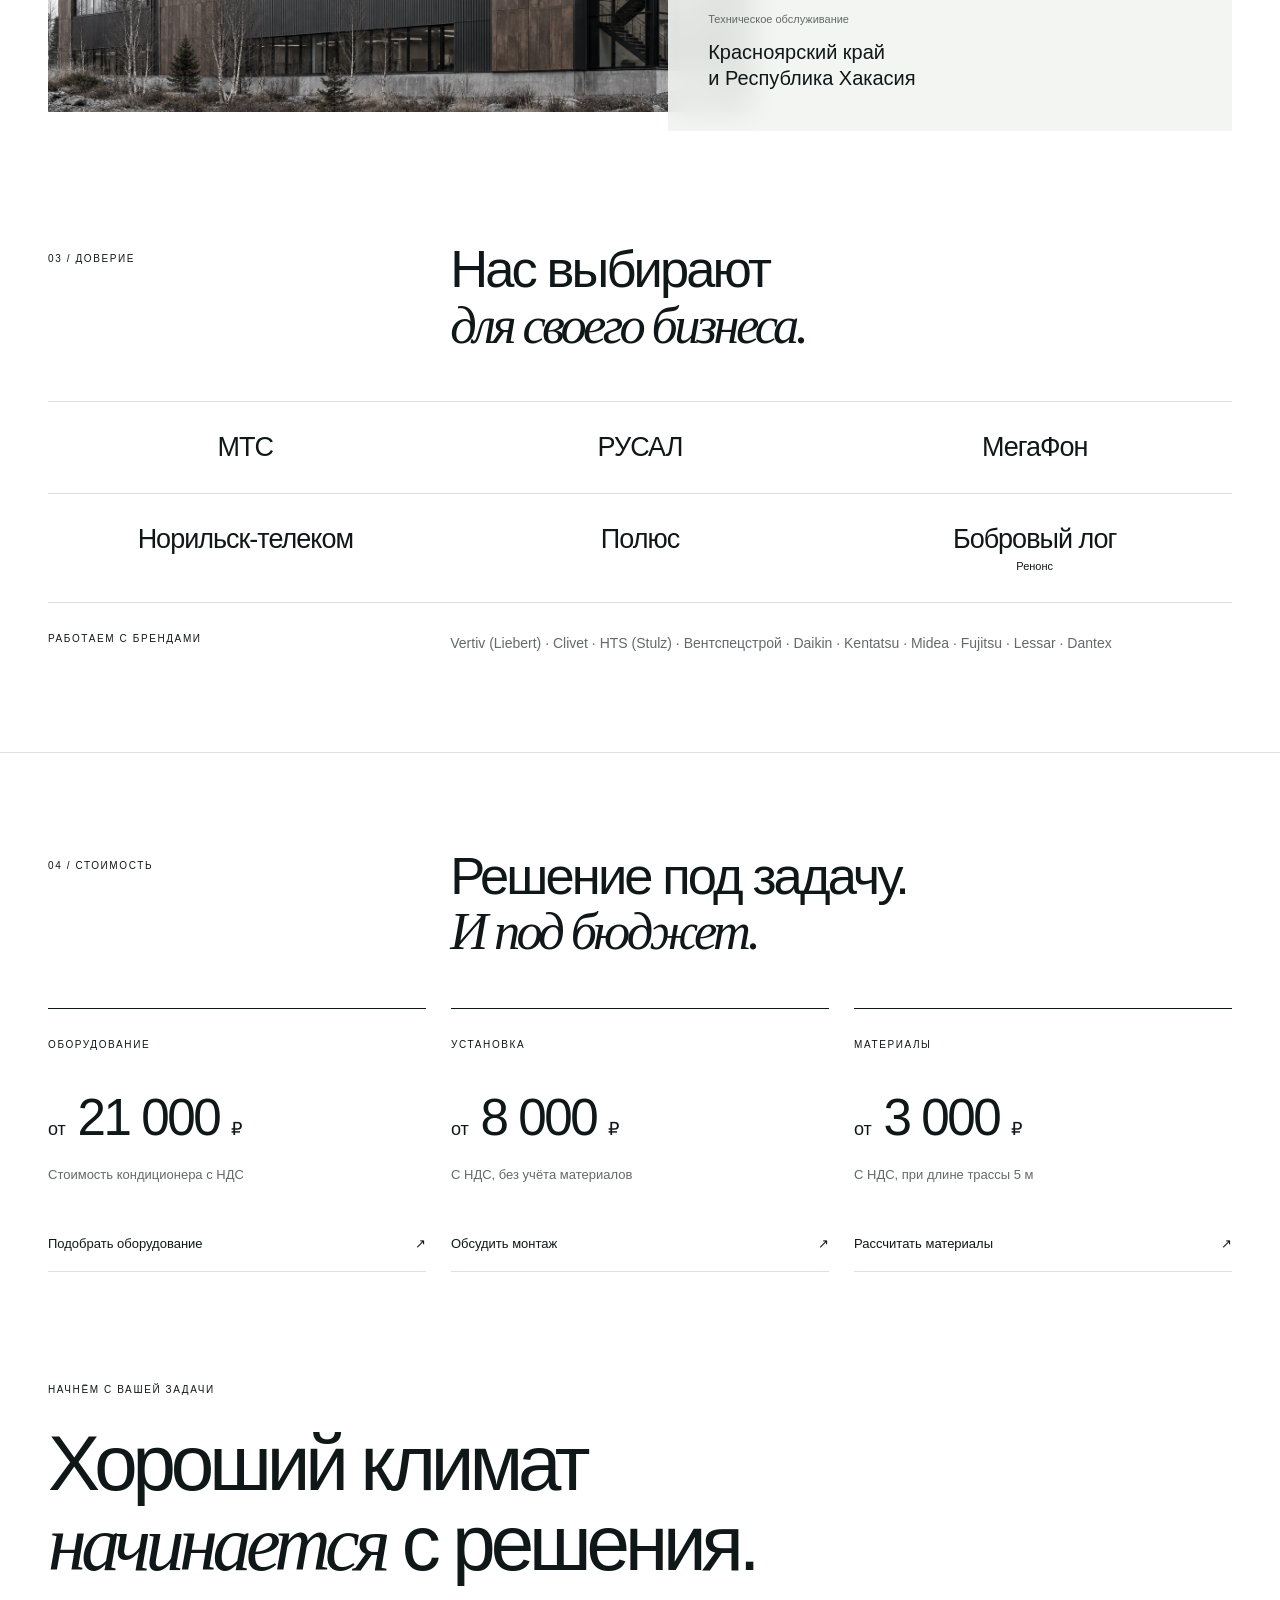
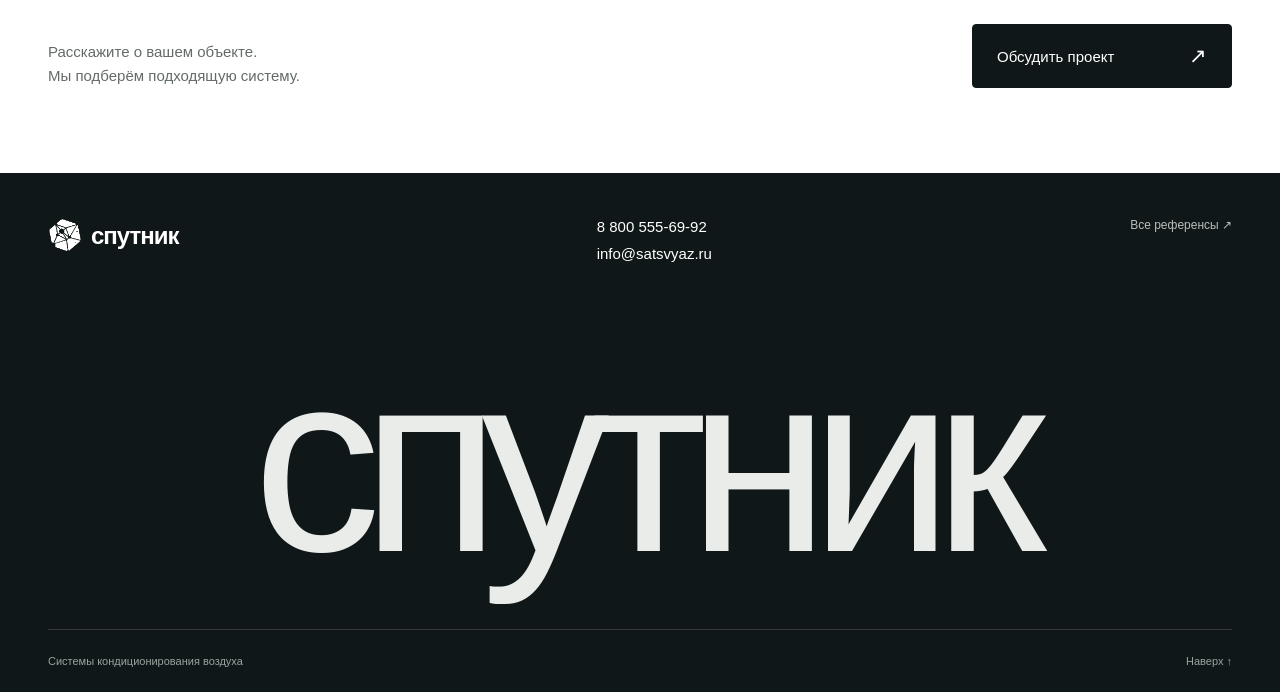
<file: reference-3.html>
<!doctype html>
<html lang="ru"><head><meta charset="utf-8"><meta name="viewport" content="width=device-width,initial-scale=1"><title>Спутник — климат для бизнеса</title><meta name="description" content="Системы кондиционирования Спутник. Проектирование, монтаж и обслуживание климатических систем для бизнеса."><link rel="stylesheet" href="reference-3.css"><script src="reference-3.js" defer></script></head>
<body><div class="reading-progress" aria-hidden="true"></div>
<header class="header wrap"><a class="brand" href="#top"><img src="sputnik-logo.png" alt=""><span>спутник</span></a><nav aria-label="Навигация"><a href="#solutions">решения</a><a href="#process">подход</a><a href="#prices">стоимость</a><a href="#contacts">контакты</a></nav><button class="text-button" data-inquiry>обсудить проект ↗</button></header>
<main>
<section class="hero" id="top"><div class="wrap hero-heading"><span class="eyebrow intro">СИСТЕМЫ КОНДИЦИОНИРОВАНИЯ</span><h1><span>климат</span> <em>для</em> <span>бизнеса</span></h1><div class="hero-notes intro"><p>Инженерные решения для производства,<br>коммерческих пространств и ЦОДов.</p><p>Проектирование. Монтаж. Сервис.<br>Спутник — на каждом этапе.</p></div></div><div class="hero-photo"><img class="hero-image" src="reference-3-hero.png" alt="Промышленная архитектура с климатическим оборудованием на крыше" fetchpriority="high"><div class="hero-overlay wrap"><button class="action action-white" data-inquiry>Подобрать решение <span>↗</span></button><div class="hero-caption"><span>01 — ПРОСТРАНСТВО ПОД КОНТРОЛЕМ</span><a href="#solutions" aria-label="Перейти к решениям">↓</a></div></div></div></section>
<section class="intro-section wrap"><span class="eyebrow reveal">КОМПЛЕКСНЫЙ ПОДХОД</span><div><h2 class="reveal">Вы управляете бизнесом.<br>Мы — <em>его климатом.</em></h2><div class="intro-copy reveal"><p>От подбора технического решения и прохождения экспертизы до запуска, обслуживания и ремонта оборудования.</p><p>Работаем с торговыми и бизнес-центрами, ЦОДами, производственными цехами и гостиницами.</p></div></div></section>
<section class="dark-section" id="solutions"><div class="wrap"><div class="section-heading reveal"><span class="eyebrow">01 / РЕШЕНИЯ</span><h2>Разный масштаб.<br><em>Точный подход.</em></h2></div><div class="solutions-layout"><div class="solution-list">
<button class="solution reveal" data-inquiry data-topic="Прецизионные СКВ"><span class="number">01</span><h3>Прецизионные СКВ</h3><span class="arrow">↗</span></button>
<button class="solution reveal" data-inquiry data-topic="Мультизональные СКВ"><span class="number">02</span><h3>Мультизональные СКВ</h3><span class="arrow">↗</span></button>
<button class="solution reveal" data-inquiry data-topic="Полупромышленные СКВ"><span class="number">03</span><h3>Полупромышленные СКВ</h3><span class="arrow">↗</span></button>
<button class="solution reveal" data-inquiry data-topic="Бытовые сплит-системы"><span class="number">04</span><h3>Бытовые сплит-системы</h3><span class="arrow">↗</span></button>
<p class="solution-note reveal">Подберём систему под особенности объекта,<br>ваши потребности и бюджет.</p></div><figure class="solution-image reveal"><img src="reference-2-hero.png" alt="Коммерческий интерьер с интегрированной системой кондиционирования" loading="lazy"><figcaption>Технологии, которые работают на ваш комфорт.</figcaption></figure></div></div></section>
<section class="process-section wrap" id="process"><div class="section-heading reveal"><span class="eyebrow">02 / ПОЛНЫЙ ЦИКЛ</span><h2>От проекта<br><em>до результата.</em></h2></div><div class="process-grid">
<article class="process-card reveal"><span class="process-number">01</span><h3>Проектируем</h3><p>Подбираем техническое решение. Проводим проектно-изыскательские работы и сопровождаем прохождение экспертизы.</p></article>
<article class="process-card reveal"><span class="process-number">02</span><h3>Запускаем</h3><p>Поставляем оборудование. Выполняем монтаж и пусконаладочные работы.</p></article>
<article class="process-card reveal"><span class="process-number">03</span><h3>Поддерживаем</h3><p>Обслуживаем и ремонтируем системы кондиционирования и вентиляции.</p></article></div><div class="competence reveal"><span class="eyebrow">ТЕХНИЧЕСКАЯ КОМПЕТЕНЦИЯ</span><p>Промышленная безопасность и сертификаты вендоров. Необходимые инструменты и расходные материалы для работы с оборудованием.</p></div></section>
<section class="geography wrap"><div class="geography-image reveal"><img src="reference-3-hero.png" loading="lazy" alt="Фасад здания с инженерными системами"></div><div class="geography-panel reveal"><span class="eyebrow">ГЕОГРАФИЯ РАБОТ</span><h2>Работаем<br><em>по всей России.</em></h2><p>Проектирование, строительно-монтажные и пусконаладочные работы.</p><div class="service-region"><span>Техническое обслуживание</span><strong>Красноярский край<br>и Республика Хакасия</strong></div></div></section>
<section class="trust-section wrap"><div class="section-heading reveal"><span class="eyebrow">03 / ДОВЕРИЕ</span><h2>Нас выбирают<br><em>для своего бизнеса.</em></h2></div><div class="clients reveal"><span>МТС</span><span>РУСАЛ</span><span>МегаФон</span><span>Норильск-телеком</span><span>Полюс</span><span>Бобровый лог<small>Ренонс</small></span></div><div class="brands reveal"><span class="eyebrow">РАБОТАЕМ С БРЕНДАМИ</span><p>Vertiv (Liebert) · Clivet · HTS (Stulz) · Вентспецстрой · Daikin · Kentatsu · Midea · Fujitsu · Lessar · Dantex</p></div></section>
<section class="price-section wrap" id="prices"><div class="section-heading reveal"><span class="eyebrow">04 / СТОИМОСТЬ</span><h2>Решение под задачу.<br><em>И под бюджет.</em></h2></div><div class="price-grid">
<article class="price-card reveal"><span class="eyebrow">ОБОРУДОВАНИЕ</span><h3><small>от</small> 21 000 <small>₽</small></h3><p>Стоимость кондиционера с НДС</p><button class="price-button" data-inquiry data-topic="Подбор оборудования">Подобрать оборудование <span>↗</span></button></article>
<article class="price-card reveal"><span class="eyebrow">УСТАНОВКА</span><h3><small>от</small> 8 000 <small>₽</small></h3><p>С НДС, без учёта материалов</p><button class="price-button" data-inquiry data-topic="Монтаж оборудования">Обсудить монтаж <span>↗</span></button></article>
<article class="price-card reveal"><span class="eyebrow">МАТЕРИАЛЫ</span><h3><small>от</small> 3 000 <small>₽</small></h3><p>С НДС, при длине трассы 5 м</p><button class="price-button" data-inquiry data-topic="Расчёт материалов">Рассчитать материалы <span>↗</span></button></article>
</div></section>
<section class="contact-section wrap" id="contacts"><span class="eyebrow reveal">НАЧНЁМ С ВАШЕЙ ЗАДАЧИ</span><h2 class="reveal">Хороший климат<br><em>начинается</em> с решения.</h2><div class="contact-bottom reveal"><p>Расскажите о вашем объекте.<br>Мы подберём подходящую систему.</p><button class="action" data-inquiry>Обсудить проект <span>↗</span></button></div></section>
</main><footer><div class="wrap"><div class="footer-top"><a class="brand" href="#top"><img src="sputnik-logo.png" alt=""><span>спутник</span></a><div class="footer-contacts"><a href="tel:88005556992">8 800 555-69-92</a><a href="mailto:info@satsvyaz.ru">info@satsvyaz.ru</a></div><a class="back" href="index.html">Все референсы ↗</a></div><div class="footer-word" aria-hidden="true">спутник</div><div class="footer-bottom"><span>Системы кондиционирования воздуха</span><a href="#top">Наверх ↑</a></div></div></footer>
<dialog aria-labelledby="form-title" id="inquiry"><button class="close-modal" aria-label="Закрыть">×</button><span class="tiny">ЗАЯВКА НА КОНСУЛЬТАЦИЮ</span><h2 id="form-title">Обсудить проект</h2><form id="inquiry-form"><label>Ваше имя<input name="name" autocomplete="name" required maxlength="80" placeholder="Как к вам обращаться"></label><label>Телефон<input name="phone" type="tel" autocomplete="tel" required pattern="[+0-9()\s\-]{10,25}" maxlength="25" placeholder="+7 (___) ___-__-__" title="Введите телефон от 10 до 25 символов"></label><label>Ваша задача<textarea name="message" rows="3" maxlength="2000" placeholder="Объект, площадь, пожелания"></textarea></label><button class="action" type="submit"><span class="action-icon" aria-hidden="true">↗</span><span>Подготовить заявку</span></button><p class="form-note">Откроется почтовая программа с письмом на info@satsvyaz.ru. Отправьте его, чтобы передать заявку.</p><p id="form-status" role="status"></p></form></dialog>
</body></html>
</file>
<file: style.css>
:root { color-scheme: light; font-family: Arial, Helvetica, sans-serif; color: #202124; background: #f8f9fb; }
* { box-sizing: border-box; }
a.card { color: inherit; text-decoration: none; }
a.card:focus-visible { outline: 3px solid #312680; outline-offset: 5px; }
body { margin: 0; min-height: 100svh; }
main { width: min(1320px, 100%); margin: 0 auto; padding: 56px 48px 72px; }
header { display: flex; align-items: center; justify-content: space-between; gap: 24px; padding-bottom: 24px; border-bottom: 1px solid #dedfe3; }
h1 { margin: 0; font-size: 18px; font-weight: 500; letter-spacing: -.5px; }
.count { color: #75787f; font-size: 13px; font-variant-numeric: tabular-nums; }
.grid { display: grid; grid-template-columns: repeat(3, minmax(0, 1fr)); gap: 20px; padding-top: clamp(56px, 12vh, 128px); }
.card { position: relative; display: flex; flex-direction: column; justify-content: space-between; min-height: 390px; height: clamp(390px, 49vh, 520px); padding: 28px; background: #fff; border: 1px solid #e2e3e7; border-radius: 18px; overflow: hidden; transition: transform .25s ease, border-color .25s ease, box-shadow .25s ease; }
.card:hover { transform: translateY(-6px); border-color: #bcbfc8; box-shadow: 0 18px 40px -24px #30384c30; }
.number { font-size: clamp(76px, 9vw, 128px); line-height: 1; font-weight: 400; letter-spacing: -.075em; color: #e8e9ed; user-select: none; }
.card:nth-child(2) .number { color: #e2e6ef; }
.card:nth-child(3) .number { color: #e3e4e9; }
.card-footer { padding-top: 24px; border-top: 1px solid #eceef1; }
h2 { margin: 0; font-size: clamp(22px, 2.2vw, 30px); font-weight: 400; letter-spacing: -.9px; line-height: 1.25; }
@media (max-width: 760px) {
  main { padding: 28px 20px 32px; }
  .grid { grid-template-columns: 1fr; padding-top: 32px; gap: 14px; }
  .card { height: auto; min-height: 240px; padding: 24px; }
  .number { font-size: 80px; }
  h2 { font-size: 26px; }
}
@media (prefers-reduced-motion: reduce) { .card { transition: none; } .card:hover { transform: none; } }


/* Reference selector */
.card { animation: card-arrive 1.1s cubic-bezier(.22,1,.36,1) both; transition: transform .8s cubic-bezier(.22,1,.36,1), border-color .6s, box-shadow .8s; }
.card:nth-child(2) { animation-delay: .12s; }
.card:nth-child(3) { animation-delay: .24s; }
a.card-ready, a.card-ready:visited { color: #312680; background: #efedf8; border-color: #ded9f0; text-decoration: none; }
.card-ready .number { color: #c9c1e5; transition: transform 1s cubic-bezier(.22,1,.36,1), color .8s; }
.card-ready:hover .number { transform: translate(8px, 5px); color: #a497d0; }
.card-footer { display: flex; align-items: center; justify-content: space-between; gap: 12px; }
.card-ready .card-footer { border-color: #dcd5ed; }
.open-icon { display: grid; place-items: center; width: 46px; height: 46px; flex-shrink: 0; border-radius: 50%; background: #312680; color: white; font-size: 24px; transition: transform .7s cubic-bezier(.22,1,.36,1); }
.card-ready:hover .open-icon { transform: rotate(45deg); }
@keyframes card-arrive { from { opacity: 0; translate: 0 32px; } to { opacity: 1; translate: 0 0; } }
@media(prefers-reduced-motion:reduce) { .card { animation: none; } .card-ready .number, .open-icon { transition: none; } }
a.card-second,a.card-second:visited{color:#6c75aa;background:#fdf8ea;border-color:#eee5d2}.card-second .number{color:#cbcbdc}.card-second .open-icon{background:#6c75aa}.card-second .card-footer{border-color:#e8dfcf}
a.card-third,a.card-third:visited{background:#f0f2f0;color:#101718;border-color:#dce0dc}.card-third .number{color:#c4cbc7}.card-third .open-icon{background:#101718}.card-third .card-footer{border-color:#d4dad5}
</file>
<file: reference-1.css>
@font-face{font-family:Helvetica Rus;src:local('HelveticaNeueCyr'),local('Helvetica Neue'),local('Helvetica');font-weight:100 900;font-display:swap}
:root{--blue:#312680;--ink:#292365;--muted:#918ba9;--paper:#f7f6fc;--line:#dedce9;--ease:cubic-bezier(.22,1,.36,1);font-family:'Helvetica Rus',Helvetica,Arial,sans-serif;color:var(--ink);background:var(--paper);font-synthesis:weight}
*{box-sizing:border-box}html{scroll-behavior:smooth;scroll-padding-top:30px}body{margin:0}button,input,textarea{font:inherit}button,a{-webkit-tap-highlight-color:transparent}button{cursor:pointer}a{color:inherit;text-decoration:none}button{color:inherit}h1,h2,h3,p{margin:0}button:focus-visible,a:focus-visible{outline:3px solid #a79be8;outline-offset:6px}::selection{background:#cac3f0;color:var(--blue)}.scroll-progress{position:fixed;inset:0 auto auto 0;height:3px;background:#ada0f9;width:100%;transform:scaleX(0);transform-origin:left;z-index:10;pointer-events:none}.hero{position:relative;isolation:isolate;overflow:hidden;background:var(--blue);color:white;min-height:850px;min-height:max(850px,100svh);padding:0 4vw;display:flex;flex-direction:column}.header{display:flex;align-items:center;gap:32px;padding:27px 0;border-bottom:1px solid #ffffff26;position:relative;z-index:2}.logo{display:inline-flex;align-items:center;gap:10px;font-size:35px;font-weight:700;letter-spacing:-1.5px}.logo>span{font-size:26px;letter-spacing:-1px}.header nav{display:flex;gap:26px;margin-left:auto;font-size:14px}.header nav a{transition:opacity .2s}.header nav a:hover{opacity:.6}.header-phone{font-size:14px;white-space:nowrap}.button{display:inline-flex;align-items:center;justify-content:space-between;gap:32px;min-height:58px;padding:18px 24px;border-radius:10px;border:1px solid transparent;font-size:15px;font-weight:500;transition:transform .4s var(--ease),box-shadow .4s,background .4s}.button span{font-size:25px;line-height:1;transition:transform .4s var(--ease)}.button:hover{transform:translateY(-3px);box-shadow:0 10px 30px #15103f20}.button:hover span{transform:translate(3px,-3px)}.button-light{background:#fff;color:var(--blue)}.button-purple{background:var(--blue);color:white}.header .button{min-height:46px;padding:12px 18px;font-size:14px}.hero-content{position:relative;z-index:1;padding:90px 0 40px}.eyebrow{font-size:12px;letter-spacing:1.7px;font-weight:500;line-height:1.6}.hero h1{font-size:clamp(64px,7.5vw,132px);font-weight:400;line-height:1.02;letter-spacing:-.065em;margin:27px 0 35px}.hero h1 em{font-style:normal;color:#beb5ed}.hero-bottom{display:flex;align-items:center;gap:60px}.hero-bottom p{font-size:18px;line-height:1.5;color:#e2def5}.scroll-link{display:flex;align-items:center;gap:32px;margin-left:auto;font-size:13px;color:#d6d0f0}.scroll-link span{font-size:24px}.hero-word{position:relative;margin:auto -.8vw -1.6vw;font-size:21.1vw;font-weight:700;line-height:.95;letter-spacing:-.075em;color:#ffffff0d;pointer-events:none;white-space:nowrap}.hero-caption{display:flex;justify-content:space-between;font-size:12px;padding:22px 0;color:#c9c2e8;border-top:1px solid #ffffff20}.orb{position:absolute;z-index:-1;border-radius:50%;pointer-events:none;box-shadow:inset 30px 0 70px #ddd8ff15,inset -20px 0 70px #08012470,0 0 0 1px #ffffff12;background:linear-gradient(120deg,#c7bbff12,transparent 55%);animation:float 16s ease-in-out infinite alternate}.orb-one{width:65vw;height:65vw;right:-24vw;top:0}.orb-two{width:46vw;height:46vw;right:-15vw;top:11vw;animation-delay:-8s}.container{max-width:1440px;margin:auto;padding:0 48px}.section{padding:100px 0;border-bottom:1px solid var(--line)}.section-heading{display:grid;grid-template-columns:1fr 2fr;gap:30px;margin-bottom:48px;align-items:start}.section-heading>.eyebrow{padding-top:12px}h2{font-size:clamp(34px,4vw,58px);font-weight:400;letter-spacing:-.055em;line-height:1.08}.muted{color:var(--muted)}.solutions-grid{display:grid;grid-template-columns:repeat(4,1fr);gap:16px}.solution{text-align:left;background:#ebe9f3;border:1px solid #e4e1ef;border-radius:18px;padding:24px;min-width:0;min-height:330px;display:flex;flex-direction:column;justify-content:space-between;transition:transform .6s var(--ease),box-shadow .6s}.solution:hover{transform:translateY(-9px);box-shadow:0 18px 35px #31268015}.solution-dark{background:var(--blue);color:white;border-color:var(--blue)}.solution-soft{background:linear-gradient(130deg,#e4e1f0,#f0eff8)}.card-top{display:flex;justify-content:space-between;font-size:12px;opacity:.65}.card-top span{font-size:24px}.system-symbol{font-size:90px;font-weight:300;line-height:1;opacity:.6;margin:12px 0 20px;transition:transform .8s var(--ease);align-self:center}.solution:hover .system-symbol{transform:rotate(12deg) scale(1.1)}h3{font-weight:400;letter-spacing:-.035em;font-size:25px;line-height:1.15}.solution p{font-size:13px;opacity:.68;line-height:1.5;margin-top:12px}.statement{font-size:clamp(38px,4.7vw,68px);margin:35px 0 65px}.approach-grid{display:grid;grid-template-columns:1fr 1.15fr;gap:100px}.approach-intro>p{font-size:22px;line-height:1.45;letter-spacing:-.5px}.tags{display:flex;flex-wrap:wrap;gap:8px;margin-top:28px}.tags span{border:1px solid var(--line);border-radius:6px;background:white;padding:9px 12px;font-size:12px}.step{display:flex;gap:24px;padding:24px 0;border-top:1px solid var(--line)}.step>span{font-size:13px;color:var(--muted)}.step>span:last-child{margin-left:auto;font-size:22px}.step h3{font-size:25px}.step p{font-size:15px;color:#77728d;line-height:1.5;margin-top:10px}.facts-grid{display:grid;grid-template-columns:1fr 1fr;gap:20px;margin-top:55px}.fact{background:#efedf6;padding:30px;border-radius:16px}.fact h3{margin:24px 0 14px}.fact p{max-width:480px;color:#736d8c;font-size:16px;line-height:1.6}.section-description{color:#77728d;margin-top:20px;font-size:17px;line-height:1.5}.price-grid{display:grid;grid-template-columns:repeat(3,1fr);gap:16px}.price-card{padding:30px;background:white;border:1px solid var(--line);border-radius:16px}.price-card>span{font-size:16px}.price-card h3{font-size:clamp(34px,3.5vw,50px);letter-spacing:-2px;margin:42px 0 20px;white-space:nowrap}.price-card h3 small{font-size:20px;letter-spacing:-.5px;font-weight:400}.price-card p{font-size:13px;color:#77728d;line-height:1.5}.clients{display:grid;grid-template-columns:repeat(6,1fr);gap:25px;align-items:center;padding:35px 0 60px}.clients>span{text-align:center;font-size:23px;font-weight:700;letter-spacing:-.8px}.clients>span:nth-child(4){font-size:16px;letter-spacing:.5px}.clients small{display:block;font-size:10px;letter-spacing:2px;font-weight:400;margin-top:4px}.brands{border-top:1px solid var(--line);padding-top:30px;display:grid;grid-template-columns:1fr 2fr;gap:30px}.brands p{font-size:14px;color:#77728d}.brands>div{font-size:17px;line-height:2}.brands i{font-style:normal;color:#b5afcc;margin:0 8px}.contact{margin:70px 0 0;border-radius:22px;background:var(--blue);color:white;padding:55px;display:flex;align-items:flex-end;justify-content:space-between;gap:30px}.contact h2{margin-top:26px;font-size:clamp(32px,4vw,56px)}.contact .button{flex-shrink:0}.contact .eyebrow{color:#c6bee9}footer{padding:45px 0;display:flex;align-items:center;justify-content:space-between;gap:30px}footer>div{display:flex;gap:36px;font-size:15px}.back{font-size:13px;color:#77728d}dialog{color:var(--ink);border:1px solid var(--line);border-radius:22px;background:var(--paper);padding:42px;width:min(540px,calc(100% - 28px));max-height:90svh;overflow:auto;box-shadow:0 30px 100px #160e5240}dialog[open]{animation:modal-in .4s var(--ease)}dialog::backdrop{background:#17123580;backdrop-filter:blur(8px)}.close-modal{position:absolute;right:16px;top:14px;background:#e9e6f2;border:0;width:36px;height:36px;border-radius:50%;font-size:26px}.close-modal:hover{background:#d8d2e9}dialog h2{margin-top:26px;font-size:48px}.form-intro{font-size:15px;line-height:1.5;color:#79728d;margin:18px 0 26px}form label{display:block;font-size:13px;margin-top:18px}input,textarea{width:100%;display:block;border:1px solid #d9d5e5;background:white;border-radius:8px;padding:14px;margin-top:8px;color:var(--ink);font-size:16px;resize:vertical}input:focus,textarea:focus{outline:2px solid #a79be8;outline-offset:2px}form .button{width:100%;margin-top:22px}.form-note,#form-status{font-size:12px;line-height:1.5;color:#77728d;margin-top:14px}#form-status{color:var(--blue)}body.modal-open{overflow:hidden}.reveal{transition:opacity .8s var(--ease),translate .8s var(--ease)}.reveal.pending{opacity:0;translate:0 25px}.hero-enter{animation:enter 1s var(--ease) both}.hero h1.hero-enter{animation-delay:.12s}.hero-bottom.hero-enter{animation-delay:.24s}@keyframes enter{from{opacity:0;transform:translateY(28px)}to{opacity:1;transform:translateY(0)}}@keyframes modal-in{from{opacity:0;transform:translateY(20px) scale(.97)}to{opacity:1;transform:translateY(0) scale(1)}}@keyframes float{from{transform:translateY(-20px) rotate(-12deg)}to{transform:translateY(25px) rotate(12deg)}}
@media(min-width:1800px){.hero-content{padding-top:110px}.hero h1{font-size:145px}.hero-word{font-size:20.8vw}}
@media(max-width:1100px){.header{gap:22px}.header nav{display:none}.header-phone{margin-left:auto}.hero-bottom{gap:30px}.solutions-grid{grid-template-columns:repeat(2,1fr)}.solution{min-height:320px}.approach-grid{gap:45px}.clients{grid-template-columns:repeat(3,1fr);row-gap:40px}.price-card{padding:22px}.price-card h3{font-size:36px}.contact{padding:36px}footer>div{flex-direction:column;gap:10px}}
@media(max-width:700px){.hero{padding:0 22px;min-height:max(760px,100svh)}.header{padding:20px 0;gap:15px}.logo{font-size:30px}.logo>span{font-size:22px}.header-phone{display:none}.header .button{margin-left:auto;font-size:12px;gap:12px;padding:10px 12px}.hero-content{padding-top:80px}.hero .eyebrow{font-size:10px;letter-spacing:1px;max-width:230px}.hero h1{font-size:clamp(48px,10.5vw,73px);margin:25px 0 30px;letter-spacing:-.065em}.hero-bottom{flex-wrap:wrap;gap:27px}.hero-bottom p{font-size:16px;width:100%}.hero-bottom .button{min-height:54px}.scroll-link{font-size:0;gap:0}.scroll-link span{font-size:25px}.hero-word{margin-top:auto;font-size:20.4vw;padding-top:35px}.hero-caption{font-size:10px;gap:20px;line-height:1.5}.hero-caption>span:first-child{max-width:220px}.orb-one{width:130vw;height:130vw;right:-85vw;top:100px}.orb-two{width:95vw;height:95vw;right:-67vw;top:160px}.container{padding:0 22px}.section{padding:64px 0}.section-heading{grid-template-columns:1fr;gap:20px;margin-bottom:30px}h2{font-size:36px}.solutions-grid{gap:10px}.solution{padding:18px;min-height:280px;border-radius:13px}.solution h3{font-size:20px;overflow-wrap:anywhere}.solution p{font-size:12px}.system-symbol{font-size:68px}.statement{font-size:39px;margin:25px 0 35px}.approach-grid{grid-template-columns:1fr;gap:32px}.approach-intro>p{font-size:19px}.step h3{font-size:23px}.facts-grid{grid-template-columns:1fr;margin-top:30px;gap:12px}.fact{padding:24px}.price-grid{grid-template-columns:1fr;gap:12px}.price-card{padding:25px}.price-card h3{font-size:46px;margin:24px 0 16px}.clients{grid-template-columns:repeat(2,1fr);padding:12px 0 35px;gap:35px 20px}.clients>span{font-size:22px}.brands{grid-template-columns:1fr;gap:16px}.brands>div{font-size:15px}.contact{margin-top:45px;padding:28px 24px;align-items:start;flex-direction:column;border-radius:16px}.contact h2{font-size:34px}.contact .button{width:100%}footer{flex-wrap:wrap;padding:35px 0;gap:25px}footer>div{font-size:14px}.back{width:100%;border-top:1px solid var(--line);padding-top:22px}dialog{padding:32px 24px}dialog h2{font-size:42px}dialog .eyebrow{font-size:10px}}
@media(prefers-reduced-motion:reduce){html{scroll-behavior:auto}*,*::before,*::after{animation:none!important;transition:none!important}.reveal.pending{opacity:1;translate:none}}
/* Motion uses separate transform channels so reveal and hover never interrupt each other. */
.reveal { transition: opacity 1.15s var(--ease) var(--reveal-delay,0ms), translate 1.4s var(--ease) var(--reveal-delay,0ms), transform .85s var(--ease), box-shadow .85s var(--ease); }
.reveal.pending { translate: 0 54px; }
.hero-enter { animation-duration: 1.6s; }
.hero h1.hero-enter { animation: none; }
.hero h1 .headline-line { display:block; overflow:hidden; padding-bottom:.1em; margin-bottom:-.1em; }
.hero h1 .headline-line > span { display:block; animation:headline-rise 1.65s var(--ease) both; }
.hero h1 .headline-line:nth-child(2) > span { animation-delay:.18s; }
.hero-bottom.hero-enter { animation-delay:.45s; }
.header { animation:enter 1.3s var(--ease) both; }
.hero-word { animation:word-arrive 2.2s var(--ease) .25s both; translate:0 var(--word-y,0px); }
.orb-one { animation:orbit-drift 19s ease-in-out infinite alternate; }
.orb-two { animation:orbit-drift 14s ease-in-out -7s infinite alternate-reverse; }
.hero::after { content:''; position:absolute; z-index:-1; width:70vw; height:70vw; left:-30vw; top:15%; border-radius:50%; background:radial-gradient(circle,#a193f329,transparent 65%); pointer-events:none; animation:light-drift 15s ease-in-out infinite alternate; }
.scroll-link span { animation:scroll-cue 2.8s ease-in-out infinite; }
.header nav a { position:relative; }
.header nav a::after { content:''; position:absolute; left:0; right:0; bottom:-7px; height:1px; background:currentColor; transform:scaleX(0); transform-origin:left; transition:transform .65s var(--ease); }
.header nav a:hover::after { transform:scaleX(1); }
.button { position:relative; overflow:hidden; transition:transform .75s var(--ease), box-shadow .75s var(--ease), background .75s; }
.button::after { content:''; position:absolute; inset:-100% -70%; background:linear-gradient(110deg,transparent 40%,#a598ee26 50%,transparent 60%); transform:translateX(-70%); transition:transform 1.1s var(--ease); pointer-events:none; }
.button:hover::after { transform:translateX(70%); }
.button span { transition:transform .75s var(--ease); }
.solution .system-symbol { animation:symbol-drift 6s ease-in-out infinite; }
.solution:nth-child(2) .system-symbol { animation-delay:-1.5s; }
.solution:nth-child(3) .system-symbol { animation-delay:-3s; }
.solution:nth-child(4) .system-symbol { animation-delay:-4.5s; }
.solution .card-top span { transition:transform .75s var(--ease); }
.solution:hover .card-top span { transform:rotate(45deg); }
.solution:hover .system-symbol { transform:rotate(15deg) scale(1.14); }
.price-card:hover, .fact:hover { transform:translateY(-6px); box-shadow:0 20px 40px #3126800b; }
.step > div { transition:transform .75s var(--ease); }
.step:hover > div { transform:translateX(8px); }
.step > span:last-child { transition:transform .75s var(--ease); }
.step:hover > span:last-child { transform:translate(4px,-4px); }
.contact { position:relative; isolation:isolate; overflow:hidden; }
.contact::before { content:''; position:absolute; z-index:-1; width:450px; height:450px; right:-140px; top:-250px; border:1px solid #ffffff25; border-radius:50%; box-shadow:0 0 0 60px #ffffff05,0 0 0 120px #ffffff03; animation:orbit-drift 12s ease-in-out infinite alternate; }
dialog[open] { animation:modal-in .65s var(--ease); }
dialog[open]::backdrop { animation:backdrop-in .65s ease both; }
dialog.is-closing { animation:modal-out .3s ease both; }
dialog.is-closing::backdrop { animation:backdrop-out .3s ease both; }
@keyframes headline-rise { from { transform:translateY(110%); opacity:0; } to { transform:translateY(0); opacity:1; } }
@keyframes word-arrive { from { opacity:0; transform:translateY(65px); } to { opacity:1; transform:translateY(0); } }
@keyframes orbit-drift { from { transform:translate3d(-18px,-28px,0) rotate(-14deg) scale(.96); } to { transform:translate3d(18px,30px,0) rotate(16deg) scale(1.05); } }
@keyframes light-drift { from { transform:translate3d(0,0,0); opacity:.45; } to { transform:translate3d(25vw,10%,0); opacity:1; } }
@keyframes symbol-drift { 0%,100% { translate:0 -5px; } 50% { translate:0 6px; } }
@keyframes scroll-cue { 0%,100% { transform:translateY(-3px); opacity:.6; } 50% { transform:translateY(7px); opacity:1; } }
@keyframes backdrop-in { from { opacity:0; } to { opacity:1; } }
@keyframes backdrop-out { to { opacity:0; } }
@keyframes modal-out { to { opacity:0; transform:translateY(16px) scale(.98); } }
@media(hover:hover) and (pointer:fine) { .solution:hover { transform:perspective(1000px) rotateX(var(--tilt-x,0deg)) rotateY(var(--tilt-y,0deg)) translateY(-9px); } }
@media(prefers-reduced-motion:reduce) { *,*::before,*::after { animation:none!important; transition:none!important; } .reveal.pending { opacity:1; translate:none; } .hero-word { translate:none; } }
/* Full-cycle editorial composition */
.brand-mark{width:40px;height:44px;flex-shrink:0;display:block}.logo{gap:12px}.logo>.brand-mark{transition:transform 1s var(--ease)}.logo:hover>.brand-mark{transform:rotate(-9deg)}
.cycle-layout{display:grid;grid-template-columns:1fr 1.12fr;gap:64px;align-items:stretch}.cycle-visual{position:relative;isolation:isolate;overflow:hidden;background:#eae7f3;border:1px solid #ded8ed;border-radius:24px;padding:32px;display:flex;flex-direction:column;min-height:500px}.cycle-visual:before{content:'';position:absolute;inset:0;z-index:-1;background:radial-gradient(ellipse at 50% 40%,#fff 0,transparent 64%),linear-gradient(130deg,#f3f1f9,#e2ddee)}.cycle-orbit{position:relative;width:min(100%,360px);aspect-ratio:1;margin:16px auto}.orbit-track{position:absolute;inset:7%;border:1px solid #b4a9d3;border-radius:50%}.orbit-inner{inset:20%;border-style:dashed;opacity:.55;animation:cycle-spin 90s linear infinite}.orbit-runner{position:absolute;inset:7%;border-radius:50%;animation:cycle-spin 18s linear infinite}.orbit-runner:before{content:'';position:absolute;width:10px;height:10px;background:#7662b7;border:3px solid #f0ecfa;box-shadow:0 0 0 5px #7662b712;border-radius:50%;left:50%;top:-5px}.cycle-core{position:absolute;inset:33%;display:grid;place-items:center;border-radius:26px;background:var(--blue);color:white;box-shadow:0 20px 45px #31268026;transform:rotate(-8deg);animation:core-drift 8s ease-in-out infinite}.cycle-core .brand-mark{width:66%;height:66%;transform:rotate(8deg)}.orbit-label{position:absolute;border:1px solid #e0daec;background:#f9f7ff;padding:10px 16px;border-radius:30px;font-size:13px;box-shadow:0 5px 20px #31268006}.label-one{top:4%;left:20%}.label-two{right:0;top:55%}.label-three{bottom:5%;left:6%}.cycle-caption{display:flex;justify-content:space-between;align-items:center;margin-top:auto}.cycle-caption>span:first-child{font-size:30px;line-height:1.1;letter-spacing:-1px}.cycle-infinity{font-size:62px;color:#aca1c8;line-height:1}.cycle-description{font-size:21px;line-height:1.5;max-width:520px;color:#817896;margin:0 0 32px}.cycle-details .step{position:relative;padding:26px 0;align-items:start;gap:23px}.cycle-details .step-index{font-size:36px;line-height:1;color:#b6adcb;letter-spacing:-2px;min-width:42px}.cycle-details .step h3{font-size:28px}.cycle-details .step p{max-width:340px}.cycle-details .step-arrow{border:1px solid #ddd5eb;border-radius:50%;width:33px;height:33px;display:grid;place-items:center;flex-shrink:0;font-size:18px}.cycle-details .step:before{content:'';position:absolute;top:-1px;left:0;width:100%;height:1px;background:#69559f;transform:scaleX(0);transform-origin:left;transition:transform 1.1s var(--ease)}.cycle-details .step:hover:before{transform:scaleX(1)}.object-types{display:flex;justify-content:space-between;align-items:center;gap:24px;padding:30px 0;margin-top:20px;border-bottom:1px solid var(--line)}.object-types .tags{margin:0}.approach .facts-grid{margin-top:28px}.approach .fact{background:transparent;border-radius:0;border:0;border-left:1px solid #d9d2e5;padding:6px 30px}.approach .fact h3{margin-top:20px}.approach .fact:hover{box-shadow:none}
/* Three cost components, with equipment as the visual anchor. */
.pricing-composition{display:grid;grid-template-columns:1.05fr 1fr;gap:20px}.equipment-price{position:relative;isolation:isolate;overflow:hidden;background:var(--blue);color:white;border-radius:24px;padding:32px;min-height:480px;display:flex;flex-direction:column;justify-content:space-between}.price-top{display:flex;align-items:center;justify-content:space-between;gap:16px;position:relative;z-index:1}.price-badge{border:1px solid #ffffff40;border-radius:30px;padding:7px 12px;font-size:11px;letter-spacing:1px;color:#ded7f5}.equipment-bottom{position:relative;z-index:1}.equipment-bottom h3{font-size:34px;margin-bottom:30px;line-height:1.05}.price-amount{font-size:clamp(44px,5vw,72px);letter-spacing:-.065em;line-height:1.1;white-space:nowrap;font-variant-numeric:tabular-nums}.price-amount small{font-size:17px;letter-spacing:0;vertical-align:baseline}.price-amount>span{font-size:.55em;margin-left:5px}.equipment-bottom>p{font-size:13px;color:#bdb2df;margin-top:14px}.price-orbits{position:absolute;right:-110px;top:40px;width:370px;height:370px;z-index:0;animation:core-drift 15s ease-in-out infinite;pointer-events:none}.price-orbits span{position:absolute;inset:0;border-radius:50%;border:1px solid #d7cbff38;background:linear-gradient(130deg,#b6a5ea13,transparent)}.price-orbits span:nth-child(2){inset:38px}.price-orbits span:nth-child(3){inset:76px}.price-components{display:grid;grid-template-rows:1fr 1fr;gap:20px}.component-price{background:#ede9f5;border:1px solid #e4ddee;border-radius:24px;padding:28px 30px;display:flex;flex-direction:column;justify-content:space-between;gap:35px}.component-price:last-child{background:white}.component-sign{font-size:36px;font-weight:300;color:#a397c1;line-height:1;transition:transform 1s var(--ease)}.component-price:hover .component-sign{transform:rotate(90deg)}.component-bottom{display:flex;align-items:end;justify-content:space-between;gap:16px}.component-bottom .price-amount{font-size:clamp(40px,3.8vw,56px)}.component-bottom p{font-size:12px;color:#867b9c;line-height:1.6;text-align:right}.pricing-bottom{display:flex;justify-content:space-between;align-items:center;gap:24px;padding:30px 0 0}.pricing-bottom p{font-size:18px;line-height:1.5;color:#8a819d}.pricing-bottom strong{font-weight:400;color:var(--blue)}.equipment-price:hover,.component-price:hover{transform:translateY(-5px);box-shadow:0 20px 45px #31268012}
@keyframes cycle-spin{to{transform:rotate(360deg)}}@keyframes core-drift{0%,100%{translate:0 -5px;rotate:-2deg}50%{translate:0 5px;rotate:2deg}}
@media(max-width:1100px){.cycle-layout{gap:30px}.cycle-visual{padding:24px;min-height:460px}.cycle-details .step h3{font-size:24px}.cycle-details .step{gap:15px}.cycle-description{font-size:18px}.component-bottom{align-items:start;flex-direction:column;gap:12px}.component-bottom p{text-align:left}.component-bottom p br{display:none}.object-types{align-items:start;flex-direction:column}.price-orbits{right:-180px}.equipment-price{min-height:470px}}
@media(max-width:700px){.brand-mark{width:32px;height:35px}.logo{gap:8px}.cycle-layout{grid-template-columns:1fr;gap:30px}.cycle-visual{min-height:400px;padding:24px}.cycle-orbit{max-width:285px}.cycle-caption>span:first-child{font-size:26px}.cycle-description{margin-bottom:20px}.cycle-details .step{padding:24px 0}.cycle-details .step-index{font-size:30px;min-width:34px}.cycle-details .step h3{font-size:23px}.cycle-details .step p{font-size:14px}.cycle-details .step-arrow{width:28px;height:28px}.object-types{padding:20px 0;margin-top:5px}.object-types .tags{gap:7px}.object-types .tags span{font-size:11px;padding:8px}.approach .fact{padding:6px 20px}.approach .facts-grid{gap:28px}.pricing-composition{grid-template-columns:1fr;gap:14px}.equipment-price{min-height:415px;padding:26px;border-radius:20px}.equipment-bottom h3{font-size:32px}.equipment-bottom .price-amount{font-size:64px}.price-orbits{width:310px;height:310px;top:25px;right:-130px}.price-components{gap:14px}.component-price{padding:24px;border-radius:20px;gap:30px}.component-bottom{flex-direction:row;align-items:end;gap:10px}.component-bottom .price-amount{font-size:43px}.component-bottom p{font-size:11px;max-width:110px;text-align:right}.component-bottom p br{display:block}.pricing-bottom{align-items:start;flex-direction:column;padding-top:25px}.pricing-bottom .button{width:100%}}
@media(prefers-reduced-motion:reduce){.orbit-inner,.orbit-runner,.cycle-core,.price-orbits{animation:none!important}}

/* Original raster logo and a direct, three-stage process layout. */
.brand-mark{object-fit:contain;width:40px;height:44px}
footer .brand-mark{filter:brightness(0) saturate(100%) invert(17%) sepia(37%) saturate(2741%) hue-rotate(232deg) brightness(91%) contrast(98%)}
.cycle-layout{display:block}
.cycle-description{max-width:680px;margin-bottom:38px}
.cycle-details .steps{display:grid;grid-template-columns:repeat(3,minmax(0,1fr));gap:32px}
.cycle-details .step{display:grid;grid-template-columns:1fr auto;gap:24px;padding:26px 0}
.cycle-details .step-index{grid-column:1;font-size:46px}
.cycle-details .step>div{grid-column:1/-1;grid-row:2}
.cycle-details .step-arrow{grid-column:2;grid-row:1}
.cycle-details .step h3{font-size:26px}
.cycle-details .step p{max-width:340px}
@media(max-width:700px){.brand-mark{width:32px;height:35px}.cycle-details .steps{grid-template-columns:1fr;gap:0}.cycle-details .step{grid-template-columns:36px 1fr 28px;gap:16px}.cycle-details .step-index{font-size:30px}.cycle-details .step>div{grid-column:2;grid-row:1}.cycle-details .step-arrow{grid-column:3}.cycle-details .step h3{font-size:23px}}
</file>
<file: reference-2.css>
@font-face{font-family:Helvetica Rus;src:local('HelveticaNeueCyr'),local('Helvetica Neue'),local('Helvetica');font-display:swap}
:root{font-family:'Helvetica Rus',Helvetica,Arial,sans-serif;color:#202d3c;background:#fff;--blue:#245a85;--line:#dce3e9;--muted:#667481;--ease:cubic-bezier(.22,1,.36,1)}*{box-sizing:border-box}html{scroll-behavior:smooth;scroll-padding-top:32px}body{margin:0;background:#fff}button,input,textarea{font:inherit}button{cursor:pointer}a{color:inherit;text-decoration:none}button{color:inherit}h1,h2,h3,p{margin:0}a:focus-visible,button:focus-visible{outline:3px solid #669cca;outline-offset:5px}::selection{background:#dcecf6}.page-shell{max-width:1440px;margin:auto;padding:0 48px}.header{display:flex;align-items:center;gap:35px;padding:25px 0;border-bottom:1px solid var(--line)}.brand{display:flex;align-items:center;gap:9px;font-size:25px;font-weight:700;letter-spacing:-1px}.brand img{height:40px;width:40px;object-fit:contain;filter:brightness(0) saturate(100%) invert(29%) sepia(34%) saturate(1118%) hue-rotate(163deg)}nav{display:flex;gap:27px;margin-left:auto;font-size:14px}nav a{transition:color .4s}nav a:hover{color:var(--blue)}.action{display:inline-flex;align-items:center;justify-content:space-between;gap:30px;border:1px solid var(--blue);background:var(--blue);color:white;min-height:54px;padding:16px 22px;border-radius:3px;font-size:14px;transition:background .6s,transform .7s var(--ease)}.action:hover{background:#17476c;transform:translateY(-2px)}.action-icon{font-size:20px;transition:transform .7s var(--ease)}.action:hover .action-icon{transform:translate(3px,-3px)}.compact{min-height:44px;padding:12px 17px;gap:15px;font-size:12px}.compact .action-icon{order:2}.hero{display:grid;grid-template-columns:1.18fr 1fr;gap:45px;padding:54px 0 48px;align-items:stretch}.hero-main{padding:35px 0 15px;display:flex;flex-direction:column;align-items:start}.tiny{font-size:11px;line-height:1.6;letter-spacing:1.4px;color:var(--blue)}h1{font-size:clamp(38px,4.35vw,62px);font-weight:500;letter-spacing:-.06em;line-height:1.07;margin:30px 0 25px}.title-line{display:block;overflow:hidden;padding-bottom:.13em;margin-bottom:-.13em}.title-line>span{display:block;animation:title-up 1.5s var(--ease) both}.title-line:nth-child(2)>span{animation-delay:.12s}.title-line:nth-child(3)>span{animation-delay:.24s}.hero-main>p{font-size:17px;color:var(--muted);line-height:1.65;max-width:480px}.hero-actions{display:flex;align-items:center;gap:24px;margin:30px 0 45px}.hero-actions>a{font-size:15px;white-space:nowrap}.hero-scope{display:flex;gap:22px;border-top:1px solid var(--line);padding-top:22px;margin-top:auto;width:100%;font-size:12px;color:var(--muted)}.hero-visual{position:relative;min-height:510px;overflow:hidden;background:#e6e9ee;border-radius:3px}.hero-image{width:100%;height:100%;position:absolute;inset:0;object-fit:cover;object-position:65% center;filter:saturate(.35);scale:1.1;translate:0 var(--hero-shift,0px)}.image-caption{position:absolute;bottom:0;left:0;right:0;padding:65px 28px 26px;color:#fff;background:linear-gradient(transparent,#122230bf)}.image-caption>span{font-size:10px;letter-spacing:1.6px}.image-caption>p{font-size:22px;line-height:1.3;margin-top:12px}.intro-strip{display:flex;align-items:center;justify-content:space-between;gap:25px;border-top:1px solid var(--line);border-bottom:1px solid var(--line);padding:30px 0}.intro-strip strong{font-size:25px;color:#677582;letter-spacing:-.8px}.intro-strip .tiny{color:var(--muted)}.section{padding:90px 0}.section-title{display:flex;align-items:end;justify-content:space-between;gap:40px;margin-bottom:38px}h2{font-size:clamp(30px,3.4vw,46px);font-weight:400;line-height:1.12;letter-spacing:-.045em}.section-title h2{margin-top:18px;max-width:710px}.section-title>p{font-size:15px;line-height:1.6;color:var(--muted);flex-shrink:0}.solution-grid{display:grid;grid-template-columns:repeat(4,1fr);border:1px solid var(--line)}.solution{background:white;border:0;border-right:1px solid var(--line);padding:27px 23px;text-align:left;min-width:0;min-height:235px;display:flex;flex-direction:column;transition:background .7s,color .7s}.solution:last-child{border-right:0}.solution:hover{background:#f0f5f8}.solution-top .tiny{font-size:10px;letter-spacing:.8px}.solution-bottom{display:flex;align-items:end;justify-content:space-between;gap:15px;margin-top:auto}.solution h3{font-size:23px;line-height:1.2;letter-spacing:-.7px;font-weight:400}.round-arrow{font-size:23px;color:var(--blue);transition:transform .7s var(--ease)}.solution:hover .round-arrow{transform:translate(4px,-4px)}.process{border-top:1px solid var(--line)}.process-grid{display:grid;grid-template-columns:repeat(4,1fr);gap:30px}.process-card{padding:25px 0;border-top:2px solid #d5e0e8;position:relative}.process-card:before{content:'';position:absolute;left:0;right:0;top:-2px;height:2px;transform:scaleX(0);transform-origin:left;background:var(--blue);transition:transform 1s var(--ease)}.process-card:hover:before{transform:scaleX(1)}.step-number{font-size:40px;font-weight:300;letter-spacing:-2px;color:#99adbd;display:block;margin-bottom:38px}.process-card h3{font-size:23px;line-height:1.2;font-weight:400;letter-spacing:-.6px}.process-card p{font-size:14px;line-height:1.7;color:var(--muted);margin-top:16px;max-width:240px}.care-section{display:grid;grid-template-columns:1fr 1fr;gap:60px;background:#f5f7f9;padding:40px}.care-card{display:flex;flex-direction:column;align-items:start}.care-card h2{font-size:33px;margin:20px 0 25px}.care-card>p{font-size:15px;line-height:1.65;color:var(--muted);max-width:460px}.tags{display:flex;flex-wrap:wrap;gap:8px;margin-bottom:25px}.tags span{font-size:12px;padding:8px 10px;background:white;border:1px solid var(--line)}.care-foot{margin-top:25px;padding-top:20px;border-top:1px solid var(--line);font-size:13px;line-height:1.65;color:var(--muted);display:flex;gap:25px}.care-foot>span:last-child{display:none}.client-grid{display:grid;grid-template-columns:repeat(3,1fr);border-top:1px solid var(--line)}.client-grid>span{padding:25px 10px;border-bottom:1px solid var(--line);font-size:25px;text-align:center;color:#5f7180}.client-grid small{display:block;font-size:11px;margin-top:4px}.brands{display:grid;grid-template-columns:1fr 2fr;gap:30px;margin-top:28px}.brands p{font-size:14px;line-height:1.9;color:var(--muted)}#prices{border-top:1px solid var(--line)}.price-grid{display:grid;grid-template-columns:repeat(3,1fr);gap:20px}.price-card{border:1px solid var(--line);background:white;padding:28px;min-height:325px;display:flex;flex-direction:column}.price-card:first-child{border-top:3px solid var(--blue);padding-top:26px}.price-card h3{font-size:48px;letter-spacing:-2px;white-space:nowrap;font-weight:400;margin:32px 0 18px}.price-card h3 small{font-size:18px;letter-spacing:0;font-weight:400}.price-card p{font-size:16px}.price-detail{font-size:12px;color:var(--muted);margin:12px 0 30px}.price-button{display:flex;justify-content:space-between;align-items:center;padding:13px 0;margin-top:auto;border:0;border-top:1px solid var(--line);background:white;font-size:14px;color:var(--blue);transition:padding .7s var(--ease)}.price-button:hover{padding-left:6px;padding-right:6px}.contact-banner{display:flex;justify-content:space-between;align-items:end;gap:40px;background:#1f3549;color:white;padding:46px}.contact-banner .pill{font-size:11px;letter-spacing:1px;color:#a9c0d3}.contact-banner h2{margin-top:20px;font-size:42px}.contact-banner p{font-size:14px;line-height:1.6;color:#c1cdd6;margin-bottom:25px}.contact-banner .action{background:white;color:#203a50;border-color:white}.contact-banner .action-icon{order:2}footer{display:flex;align-items:center;justify-content:space-between;gap:25px;padding:40px 0}footer>div{display:flex;gap:30px;font-size:14px}.back{font-size:12px;color:var(--muted)}.reading-progress{position:fixed;top:0;left:0;width:100%;height:2px;background:var(--blue);transform:scaleX(0);transform-origin:left;z-index:20}dialog{border:1px solid var(--line);border-radius:6px;width:min(520px,calc(100% - 28px));padding:38px;max-height:90svh;overflow:auto;color:#202d3c;background:white}dialog::backdrop{background:#10223085;backdrop-filter:blur(5px)}dialog[open]{animation:modal-in .6s var(--ease)}dialog.closing{animation:modal-out .3s ease both}.close-modal{position:absolute;right:14px;top:12px;border:0;background:#f1f4f6;width:34px;height:34px;font-size:24px}dialog h2{margin:25px 0;font-size:36px}label{display:block;font-size:13px;margin-top:16px}input,textarea{width:100%;display:block;font-size:16px;color:inherit;border:1px solid var(--line);border-radius:2px;margin-top:8px;padding:13px;background:#fff;resize:vertical}input:focus,textarea:focus{outline:2px solid #7ca0bd;outline-offset:2px}form .action{width:100%;margin-top:22px}.form-note,#form-status{font-size:12px;line-height:1.5;color:var(--muted);margin-top:14px}body.modal-open{overflow:hidden}.reveal{transition:opacity 1s var(--ease) var(--delay,0ms),transform 1.2s var(--ease) var(--delay,0ms),background .7s}.reveal.pending{opacity:0;transform:translateY(28px)}.intro{animation:enter 1.4s var(--ease) .15s both}.hero-actions.intro{animation-delay:.35s}@keyframes title-up{from{transform:translateY(105%);opacity:0}to{transform:translateY(0);opacity:1}}@keyframes enter{from{opacity:0;transform:translateY(20px)}to{opacity:1;transform:translateY(0)}}@keyframes modal-in{from{opacity:0;transform:translateY(15px)}to{opacity:1;transform:none}}@keyframes modal-out{to{opacity:0;transform:translateY(12px)}}
@media(max-width:1100px){.page-shell{padding:0 30px}.header{gap:20px}nav{gap:17px;font-size:12px}.hero{gap:25px}.hero-main{padding-top:20px}h1{font-size:43px}.hero-visual{min-height:490px}.hero-actions{flex-wrap:wrap;gap:18px}.hero-scope{gap:12px;font-size:11px}.solution-grid{grid-template-columns:1fr 1fr}.solution:nth-child(2){border-right:0}.solution:nth-child(-n+2){border-bottom:1px solid var(--line)}.process-grid{gap:20px}.price-card{padding:22px}.price-card h3{font-size:38px}.care-section{gap:30px;padding:30px}.care-card h2{font-size:29px}.contact-banner{padding:35px}.contact-banner h2{font-size:35px}footer>div{flex-direction:column;gap:10px}}
@media(max-width:700px){.page-shell{padding:0 20px}.header{padding:18px 0;gap:10px}.brand{font-size:22px}.brand img{width:30px;height:32px}nav{display:none}.compact{margin-left:auto;padding:10px 12px;gap:10px;font-size:11px;min-height:40px}.hero{grid-template-columns:1fr;padding:30px 0;gap:25px}.hero-main{padding:0}.hero .tiny{font-size:9px;letter-spacing:1px}h1{font-size:clamp(29px,7.7vw,48px);margin:25px 0 22px}.hero-main>p{font-size:16px}.hero-actions{margin:25px 0 28px;gap:20px}.hero-actions>a{font-size:14px}.hero-scope{font-size:11px;gap:16px;flex-wrap:wrap;padding-top:18px}.hero-visual{min-height:280px}.image-caption{padding:45px 22px 22px}.image-caption>p{font-size:20px}.intro-strip{display:grid;grid-template-columns:repeat(4,1fr);gap:20px 12px;padding:24px 0}.intro-strip .tiny{grid-column:1/-1;font-size:10px}.intro-strip strong{font-size:16px;letter-spacing:-.6px}.section{padding:55px 0}.section-title{align-items:start;flex-direction:column;gap:20px;margin-bottom:28px}.section-title h2{font-size:32px}.section-title>p{font-size:14px;flex-shrink:1}.solution{padding:22px 16px;min-height:210px}.solution h3{font-size:19px;overflow-wrap:anywhere}.solution-top .tiny{font-size:8px;letter-spacing:.3px}.solution-bottom{gap:8px}.round-arrow{font-size:19px}.process-grid{grid-template-columns:1fr 1fr;gap:26px 18px}.step-number{font-size:34px;margin-bottom:24px}.process-card h3{font-size:21px}.process-card p{font-size:13px}.care-section{grid-template-columns:1fr;padding:24px;gap:35px}.care-card h2{font-size:28px}.care-card>p{font-size:14px}.care-card+.care-card{border-top:1px solid var(--line);padding-top:30px}.client-grid{grid-template-columns:1fr 1fr}.client-grid>span{font-size:21px;padding:22px 6px}.client-grid>span:nth-child(4){font-size:15px;align-content:center}.brands{grid-template-columns:1fr;gap:14px}.brands p{font-size:13px}.price-grid{grid-template-columns:1fr;gap:14px}.price-card{min-height:300px;padding:26px}.price-card h3{font-size:47px}.contact-banner{padding:30px 24px;flex-direction:column;align-items:start;gap:25px}.contact-banner h2{font-size:30px}.contact-banner>div:last-child,.contact-banner .action{width:100%}footer{flex-wrap:wrap;padding:30px 0}footer>div{font-size:12px}.back{width:100%;border-top:1px solid var(--line);padding-top:20px}dialog{padding:32px 24px}dialog h2{font-size:30px}}
@media(prefers-reduced-motion:reduce){html{scroll-behavior:auto}*,*::before,*::after{animation:none!important;transition:none!important}.reveal.pending{opacity:1;transform:none}.hero-image{translate:none}}
</file>
<file: reference-3.css>
@font-face{font-family:Helvetica Rus;src:local('HelveticaNeueCyr'),local('Helvetica Neue'),local('Helvetica');font-display:swap}:root{font-family:'Helvetica Rus',Helvetica,Arial,sans-serif;color:#101718;background:#fff;--ink:#101718;--muted:#707677;--line:#dce0df;--ease:cubic-bezier(.22,1,.36,1)}*{box-sizing:border-box}html{scroll-behavior:smooth;scroll-padding-top:30px}body{margin:0;background:white}h1,h2,h3,p,figure{margin:0}a{color:inherit;text-decoration:none}button,input,textarea{font:inherit;color:inherit}button{cursor:pointer}a,button{-webkit-tap-highlight-color:transparent}a:focus-visible,button:focus-visible{outline:2px solid #8a9f9c;outline-offset:6px}.wrap{max-width:1440px;margin:auto;padding-left:48px;padding-right:48px}.header{display:flex;align-items:center;justify-content:space-between;gap:30px;padding-top:28px;padding-bottom:28px}.brand{display:flex;align-items:center;gap:8px;font-size:24px;font-weight:700;letter-spacing:-1px}.brand img{height:35px;width:35px;object-fit:contain;filter:brightness(0)}nav{display:flex;gap:35px;font-size:13px}nav a,.text-button{position:relative}nav a:after{content:'';position:absolute;left:0;right:0;bottom:-5px;height:1px;background:currentColor;transform:scaleX(0);transform-origin:left;transition:transform .65s var(--ease)}nav a:hover:after{transform:scaleX(1)}.text-button{background:none;padding:4px 0;border:0;border-bottom:1px solid var(--ink);font-size:13px}.eyebrow,.tiny{display:block;font-size:10px;letter-spacing:1.6px;line-height:1.6}.hero{overflow:hidden}.hero-heading{position:relative;z-index:2;padding-top:44px;pointer-events:none}.hero h1{font-size:clamp(72px,10.8vw,155px);font-weight:500;line-height:1.02;letter-spacing:-.08em;white-space:nowrap;margin:25px 0 20px}.hero h1>span{display:inline-block;animation:rise 1.7s var(--ease) both}.hero h1>span:last-child{animation-delay:.15s}em{font-family:Georgia,'Times New Roman',serif;font-weight:400;font-style:italic;letter-spacing:-.07em}.hero h1 em{display:inline-block;animation:rise 1.8s var(--ease) .1s both}.hero-notes{display:flex;justify-content:space-between;gap:50px;font-size:13px;line-height:1.4}.hero-notes p:last-child{text-align:right}.hero-photo{height:590px;position:relative;margin-top:-55px;isolation:isolate}.hero-image{position:absolute;inset:0;width:100%;height:100%;object-fit:cover;object-position:center 48%;z-index:-2;translate:0 var(--hero-shift,0px);scale:1.04}.hero-photo:after{content:'';position:absolute;inset:0;z-index:-1;background:linear-gradient(white,transparent 20%,transparent 65%,#10171850)}.hero-overlay{height:100%;display:flex;flex-direction:column;justify-content:end;align-items:center;padding-bottom:25px}.action{display:inline-flex;align-items:center;justify-content:space-between;gap:70px;padding:19px 24px;background:var(--ink);color:white;border:1px solid var(--ink);border-radius:4px;min-width:260px;font-size:15px;transition:transform .85s var(--ease),background .6s}.action:hover{transform:translateY(-4px);background:#2d3b3b}.action span{font-size:21px;transition:transform .85s var(--ease)}.action:hover span{transform:translate(3px,-3px)}.action-white{background:#fff;color:var(--ink);border-color:#fff;min-width:360px}.action-white:hover{background:#f0f3f2}.hero-caption{display:flex;width:100%;justify-content:space-between;align-items:center;margin-top:60px;color:white;font-size:9px;letter-spacing:1.4px}.hero-caption a{font-size:26px}.intro-section{padding-top:100px;padding-bottom:105px;display:grid;grid-template-columns:1fr 2.1fr;gap:30px}.intro-section>.eyebrow{padding-top:10px}h2{font-size:clamp(34px,4.1vw,57px);font-weight:400;line-height:1.06;letter-spacing:-.055em}.intro-copy{display:grid;grid-template-columns:1fr 1fr;gap:45px;margin-top:35px}.intro-copy p{font-size:15px;line-height:1.65;color:#636a69}.dark-section{background:var(--ink);color:white;padding:85px 0 90px}.section-heading{display:grid;grid-template-columns:1fr 2.1fr;gap:30px;align-items:start;margin-bottom:48px}.section-heading>.eyebrow{padding-top:10px}.solutions-layout{display:grid;grid-template-columns:1.1fr 1fr;gap:70px;align-items:start}.solution{background:none;color:inherit;display:flex;align-items:center;gap:25px;border:0;border-top:1px solid #ffffff30;width:100%;text-align:left;padding:26px 0;position:relative}.solution:before{content:'';position:absolute;inset:-1px 0 auto;height:1px;background:white;transform:scaleX(0);transform-origin:left;transition:transform .9s var(--ease)}.solution:hover:before{transform:scaleX(1)}.number{font-size:11px;color:#85908c}.solution h3{font-size:clamp(20px,2.1vw,29px);font-weight:400;line-height:1.2;letter-spacing:-1px}.arrow{margin-left:auto;font-size:23px;transition:transform .7s var(--ease)}.solution:hover .arrow{transform:translate(4px,-4px)}.solution-note{font-size:13px;line-height:1.6;color:#a1aaa6;margin-top:25px}.solution-image{overflow:hidden}.solution-image img{width:100%;height:350px;object-fit:cover;filter:saturate(.45);display:block;transition:transform 1.8s var(--ease)}.solution-image:hover img{transform:scale(1.035)}.solution-image figcaption{font-size:11px;color:#a1aaa6;margin-top:15px}.process-section,.trust-section,.price-section{padding-top:95px;padding-bottom:95px}.process-grid{display:grid;grid-template-columns:repeat(3,1fr);gap:35px}.process-card{border-top:1px solid var(--line);padding-top:24px}.process-number{display:block;font-size:68px;font-weight:300;letter-spacing:-4px;color:#b1b9b6;margin-bottom:35px}.process-card h3{font-size:29px;letter-spacing:-1px;font-weight:400;margin-bottom:20px}.process-card p{font-size:15px;line-height:1.6;color:#636a69;max-width:350px}.competence{display:grid;grid-template-columns:1fr 2.1fr;gap:30px;margin-top:55px;padding-top:25px;border-top:1px solid var(--line)}.competence p{font-size:14px;line-height:1.6;color:#636a69;max-width:600px}.geography{position:relative;display:grid;grid-template-columns:1.1fr 1fr;align-items:center;padding-top:10px;padding-bottom:15px}.geography-image{height:465px;margin-right:-85px;overflow:hidden}.geography-image img{width:100%;height:100%;object-fit:cover;object-position:35% center;filter:saturate(.4)}.geography-panel{position:relative;padding:40px;background:#f2f4f1e8;backdrop-filter:blur(14px);margin-top:85px}.geography-panel h2{font-size:47px;margin:22px 0}.geography-panel>p{font-size:14px;line-height:1.6;max-width:360px}.service-region{border-top:1px solid #cdd2cf;margin-top:28px;padding-top:22px}.service-region>span{font-size:11px;color:#636a69}.service-region strong{display:block;font-weight:400;font-size:20px;line-height:1.3;margin-top:12px}.clients{display:grid;grid-template-columns:repeat(3,1fr);border-top:1px solid var(--line)}.clients>span{text-align:center;font-size:27px;font-weight:500;padding:30px 12px;border-bottom:1px solid var(--line);letter-spacing:-1px}.clients small{display:block;font-size:11px;font-weight:400;margin-top:5px;letter-spacing:0}.brands{display:grid;grid-template-columns:1fr 2.1fr;gap:30px;margin-top:28px}.brands p{font-size:14px;line-height:1.8;color:#636a69}.price-section{border-top:1px solid var(--line)}.price-grid{display:grid;grid-template-columns:repeat(3,1fr);gap:25px}.price-card{padding:28px 0 0;border-top:1px solid var(--ink);display:flex;flex-direction:column;min-width:0}.price-card h3{font-size:clamp(37px,4vw,57px);font-weight:400;letter-spacing:-2.5px;white-space:nowrap;margin:35px 0 18px}.price-card small{font-size:18px;font-weight:400;letter-spacing:0}.price-card p{font-size:13px;color:#636a69;line-height:1.6}.price-button{padding:20px 0;display:flex;align-items:center;justify-content:space-between;text-align:left;border:0;border-bottom:1px solid var(--line);background:white;margin-top:30px;font-size:13px;gap:20px;transition:padding .6s var(--ease)}.price-button:hover{padding-left:7px;padding-right:7px}.contact-section{padding-top:15px;padding-bottom:85px}.contact-section>h2{font-size:clamp(40px,6.1vw,86px);margin-top:25px;line-height:1.03;letter-spacing:-.065em}.contact-bottom{display:flex;justify-content:space-between;align-items:end;gap:30px;margin-top:40px}.contact-bottom p{font-size:15px;line-height:1.6;color:#636a69}footer{background:var(--ink);color:white;padding:45px 0 25px;overflow:hidden}.footer-top{display:flex;justify-content:space-between;align-items:start;gap:30px}.footer-top .brand img{filter:none}.footer-contacts{display:flex;flex-direction:column;gap:10px;font-size:15px}.back{font-size:12px;color:#b7bfbb}.footer-word{font-size:clamp(100px,20vw,280px);font-weight:500;letter-spacing:-.075em;line-height:1.1;text-align:center;margin:60px 0 25px;color:#e9ece8}.footer-bottom{display:flex;justify-content:space-between;gap:25px;font-size:11px;color:#99a4a0;border-top:1px solid #ffffff25;padding-top:25px}.reading-progress{position:fixed;inset:0 auto auto 0;width:100%;height:2px;background:#8fa8a1;transform:scaleX(0);transform-origin:left;z-index:20}.reveal{transition:opacity 1.1s var(--ease) var(--delay,0ms),transform 1.4s var(--ease) var(--delay,0ms)}.reveal.pending{opacity:0;transform:translateY(35px)}.intro{animation:rise 1.5s var(--ease) .2s both}dialog{width:min(520px,calc(100% - 28px));max-height:90svh;overflow:auto;padding:38px;border:0;border-radius:5px;background:white;color:var(--ink)}dialog::backdrop{background:#0a171880;backdrop-filter:blur(7px)}dialog[open]{animation:rise .7s var(--ease)}dialog.closing{animation:leave .3s ease both}.close-modal{position:absolute;right:14px;top:12px;border:0;background:#edf0ed;width:34px;height:34px;font-size:24px}dialog h2{margin:25px 0;font-size:37px}label{display:block;font-size:13px;margin-top:17px}input,textarea{display:block;width:100%;padding:13px;margin-top:8px;border:1px solid var(--line);border-radius:2px;background:white;font-size:16px;resize:vertical}input:focus,textarea:focus{outline:2px solid #9bada7;outline-offset:2px}form .action{width:100%;margin-top:22px}.form-note,#form-status{font-size:12px;line-height:1.5;color:var(--muted);margin-top:14px}.modal-open{overflow:hidden}@keyframes rise{from{opacity:0;transform:translateY(32px)}to{opacity:1;transform:translateY(0)}}@keyframes leave{to{opacity:0;transform:translateY(16px)}}
@media(min-width:1600px){.hero-photo{height:680px}.hero h1{font-size:155px}}
@media(max-width:1100px){.wrap{padding-left:30px;padding-right:30px}.hero h1{font-size:10.4vw}.hero-photo{height:500px;margin-top:-25px}.solutions-layout{gap:35px}.solution{gap:15px}.solution-image img{height:320px}.geography-panel{padding:30px}.geography-panel h2{font-size:39px}.price-grid{gap:18px}}
@media(max-width:700px){.wrap{padding-left:22px;padding-right:22px}.header{padding-top:20px;padding-bottom:20px;gap:15px}.brand{font-size:22px}.brand img{width:29px;height:31px}nav{display:none}.text-button{font-size:11px}.hero-heading{padding-top:30px}.hero-heading>.eyebrow{font-size:8px;letter-spacing:1.2px}.hero h1{font-size:clamp(66px,19vw,125px);white-space:normal;line-height:.89;margin:28px 0}.hero h1>span,.hero h1>em{display:block}.hero h1>em{padding:4px 0 9px}.hero-notes{font-size:12px;line-height:1.45;display:block;max-width:250px}.hero-notes p:last-child{display:none}.hero-photo{height:410px;margin-top:-5px}.hero-image{object-position:65% center}.hero-photo:after{background:linear-gradient(white,transparent 18%,transparent 70%,#10171865)}.hero-overlay{padding-bottom:20px}.action-white{min-width:0;width:100%}.hero-caption{margin-top:28px;font-size:8px;letter-spacing:.7px}.action{min-width:0;font-size:14px;padding:17px 20px}.intro-section{padding-top:55px;padding-bottom:55px;grid-template-columns:1fr;gap:22px}h2{font-size:36px}.intro-copy{grid-template-columns:1fr;gap:20px;margin-top:25px}.intro-copy p{font-size:14px}.dark-section{padding:55px 0}.section-heading{grid-template-columns:1fr;gap:20px;margin-bottom:30px}.solutions-layout{grid-template-columns:1fr;gap:30px}.solution{padding:23px 0}.solution h3{font-size:22px}.solution-image img{height:290px}.solution-image figcaption{font-size:10px}.process-section,.trust-section,.price-section{padding-top:55px;padding-bottom:55px}.process-grid{grid-template-columns:1fr;gap:25px}.process-card{display:grid;grid-template-columns:48px 1fr;column-gap:20px;padding-top:22px}.process-number{font-size:42px;grid-row:1/3;margin:0}.process-card h3{font-size:25px;margin-bottom:12px}.process-card p{font-size:14px;grid-column:2}.competence{grid-template-columns:1fr;gap:18px;margin-top:30px}.geography{display:block;padding-top:0;padding-bottom:0}.geography-image{height:310px;margin:0 -22px}.geography-panel{margin:-55px 0 0;padding:28px 24px}.geography-panel h2{font-size:35px}.geography-panel>p{font-size:13px}.service-region strong{font-size:19px}.clients{grid-template-columns:1fr 1fr}.clients>span{font-size:22px;padding:24px 6px}.clients>span:nth-child(4){font-size:16px;align-content:center}.brands{grid-template-columns:1fr;gap:15px}.brands p{font-size:13px}.price-grid{grid-template-columns:1fr;gap:25px}.price-card h3{font-size:52px;margin:25px 0 15px}.price-button{margin-top:15px}.contact-section{padding-bottom:55px}.contact-section>h2{font-size:clamp(39px,10.4vw,65px)}.contact-bottom{flex-direction:column;align-items:start;gap:25px;margin-top:30px}.contact-bottom .action{width:100%}.contact-bottom p{font-size:14px}.footer-top{flex-wrap:wrap;gap:25px}.footer-contacts{font-size:13px}.back{width:100%}.footer-word{font-size:19.5vw;margin:35px 0 25px}.footer-bottom{font-size:10px}.footer-bottom>span{max-width:180px}dialog{padding:32px 24px}dialog h2{font-size:32px}}
@media(prefers-reduced-motion:reduce){html{scroll-behavior:auto}*,*::before,*::after{animation:none!important;transition:none!important}.reveal.pending{opacity:1;transform:none}.hero-image{translate:none}}
</file>
